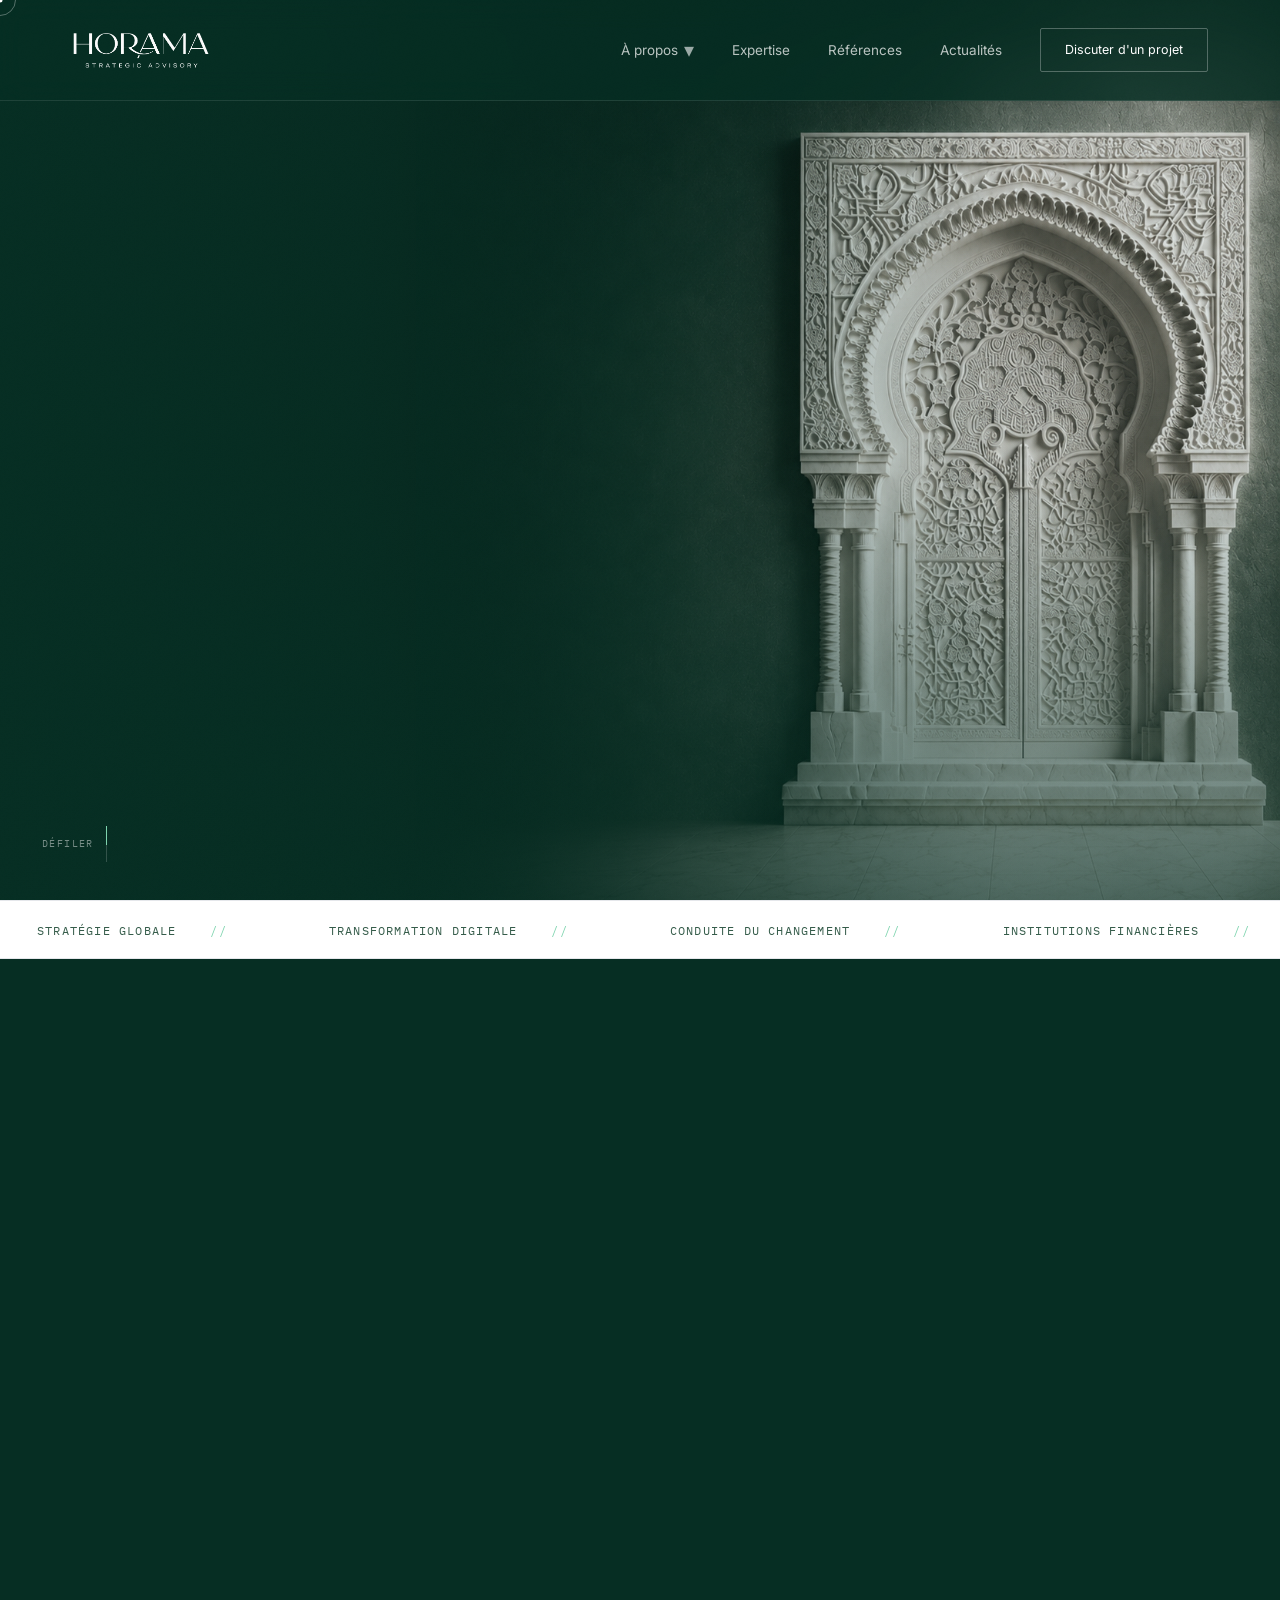
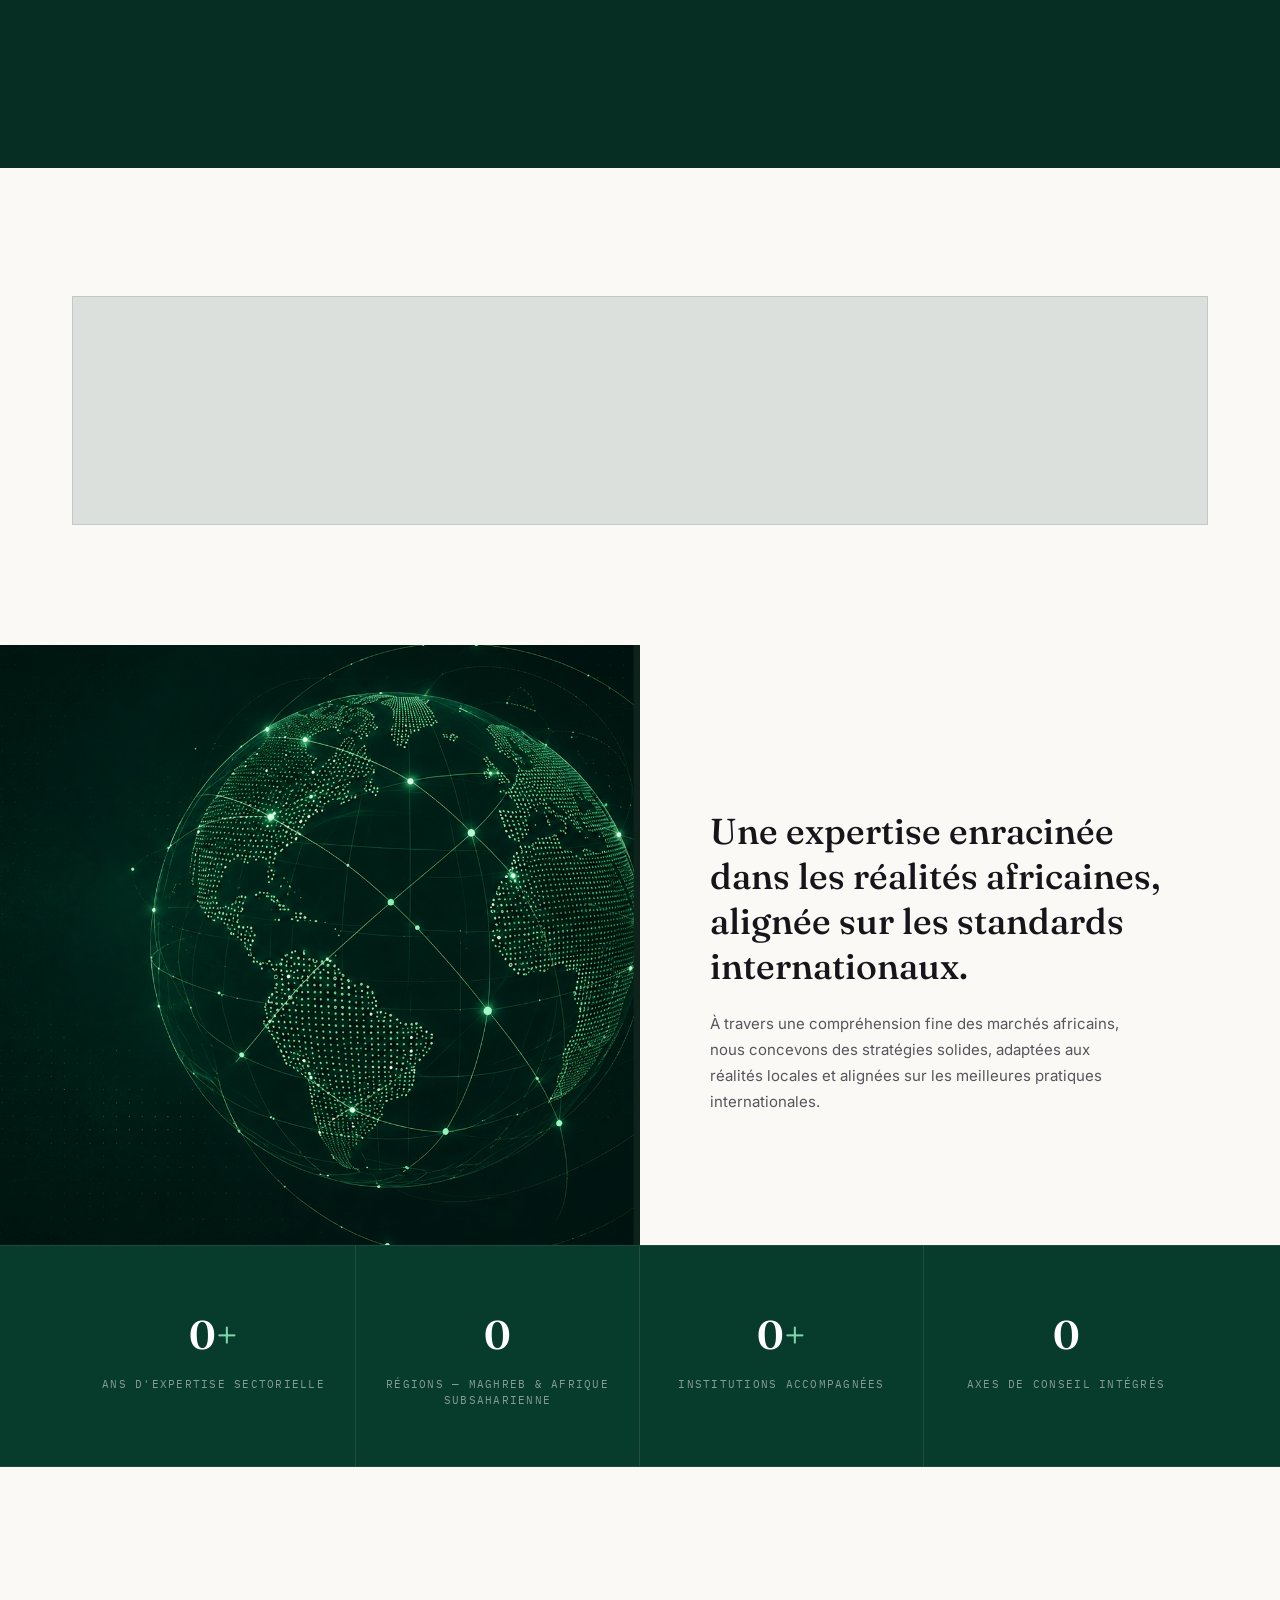
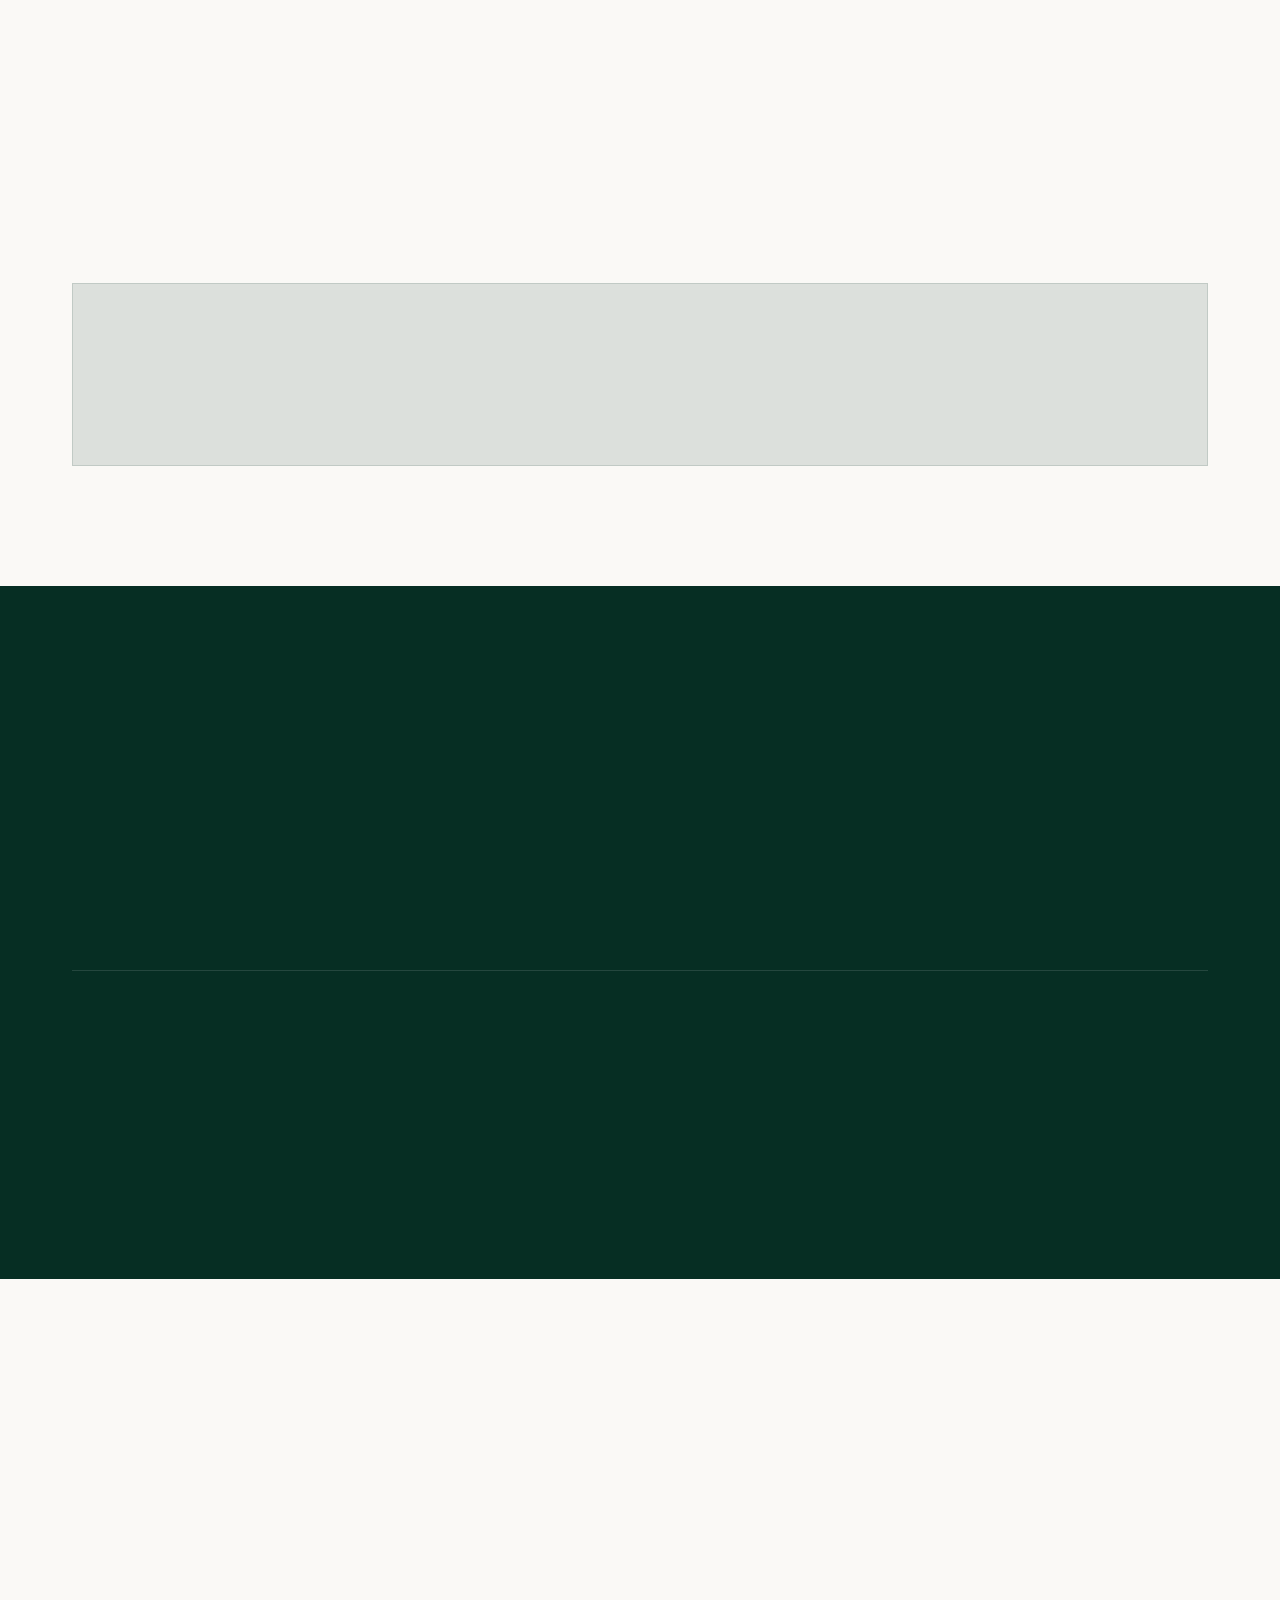
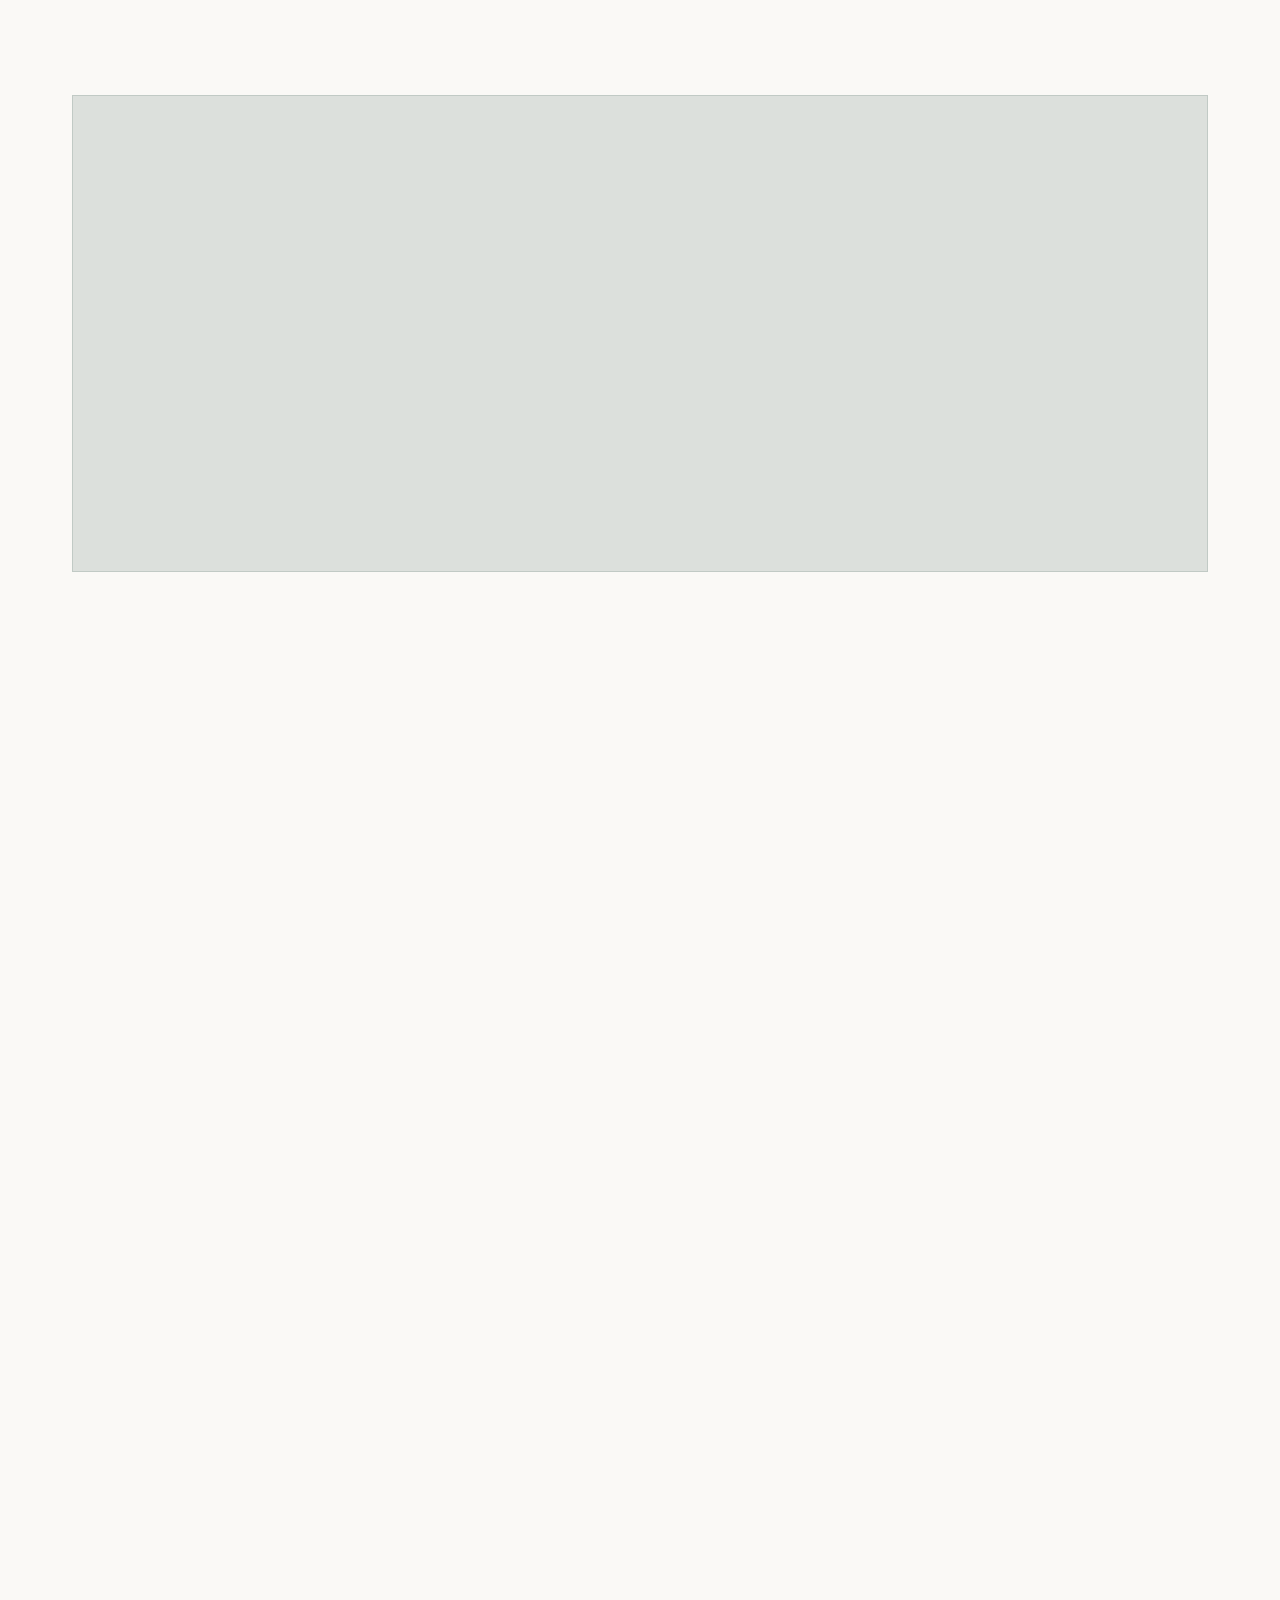
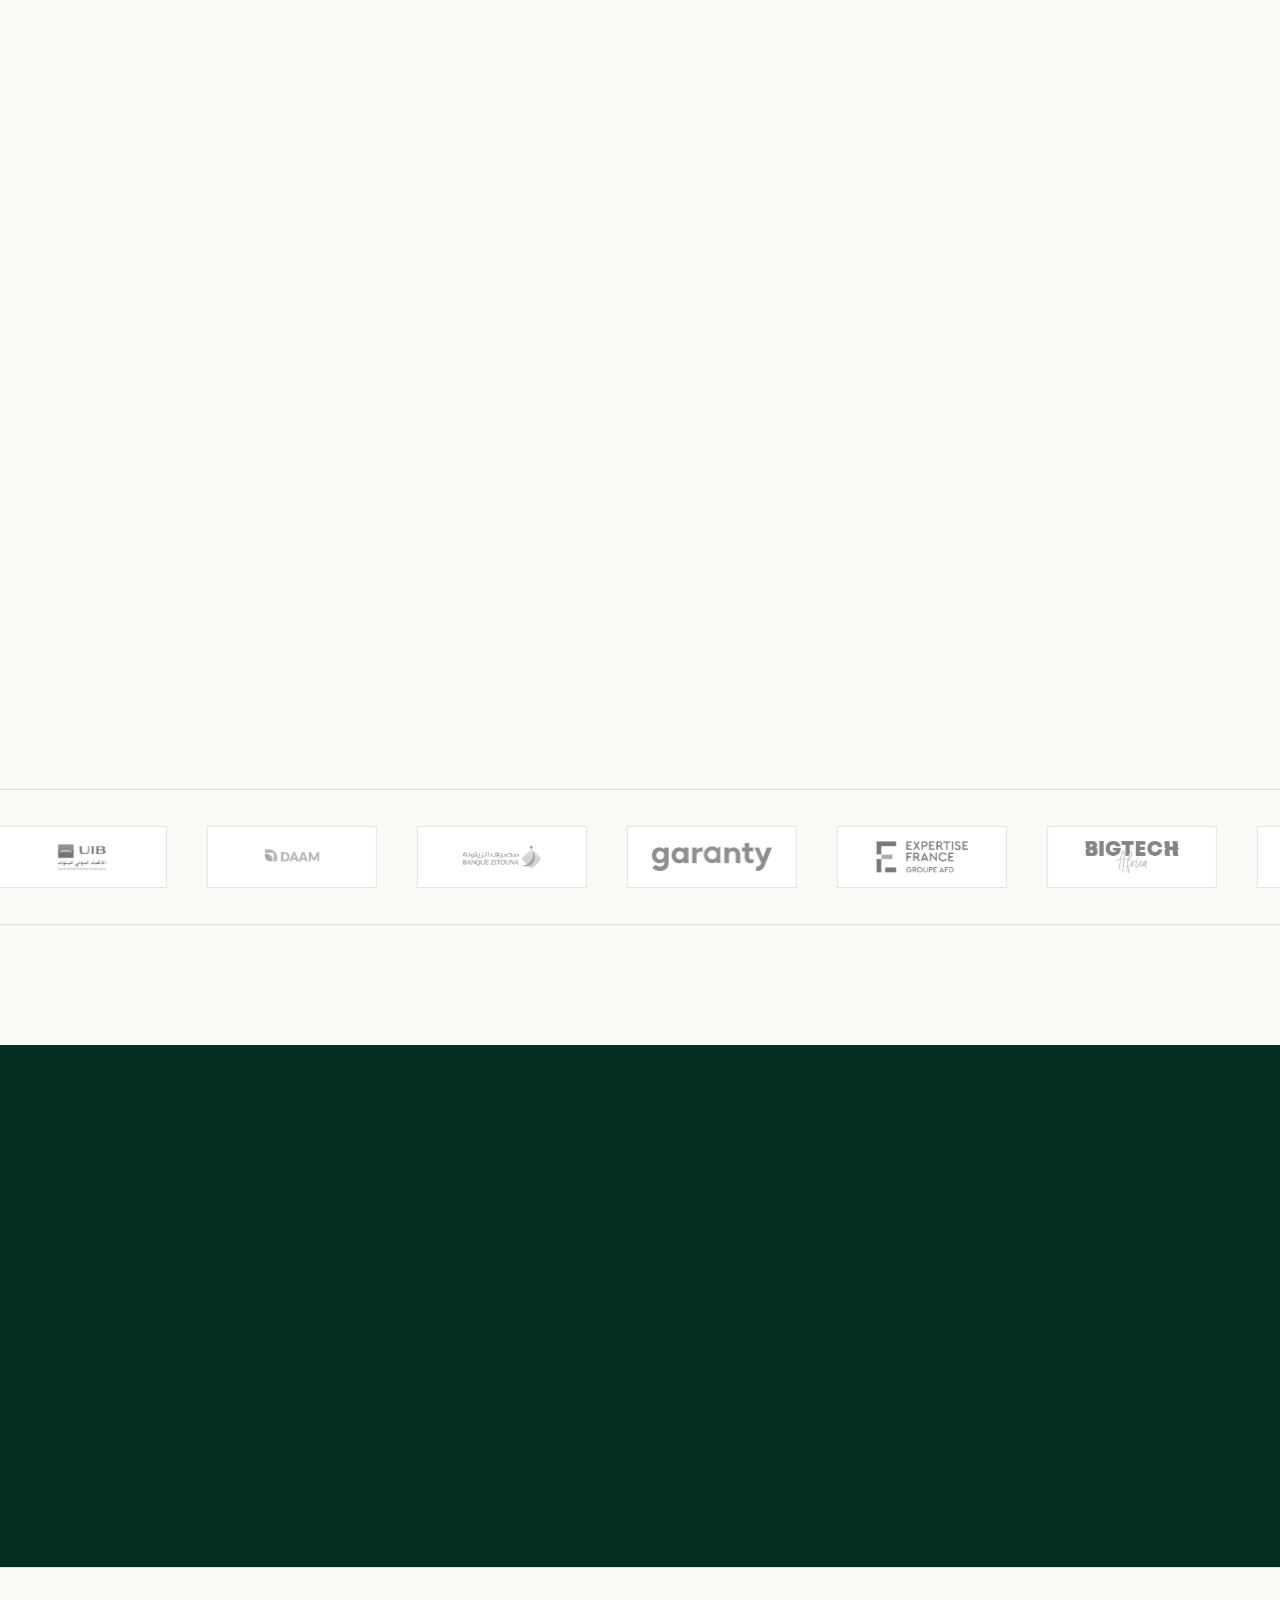
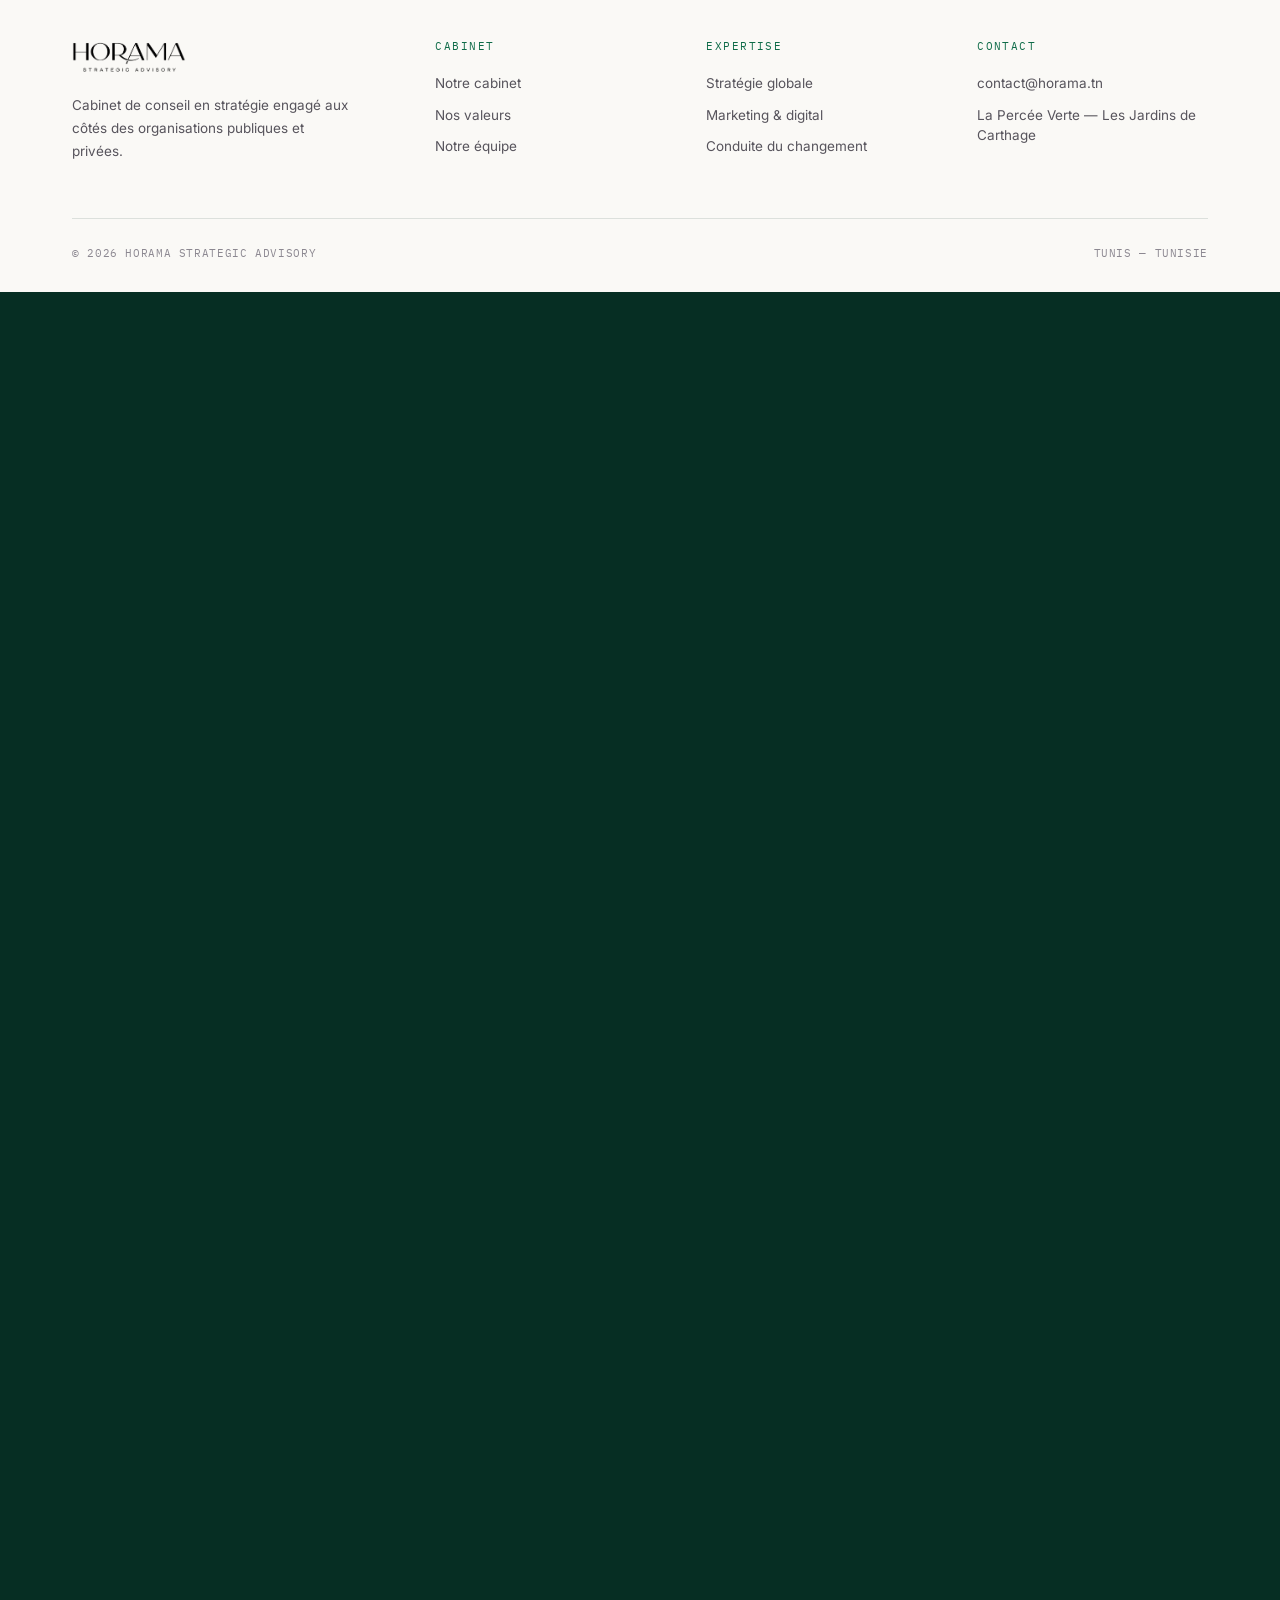
<file: index.html>
<!DOCTYPE html>
<html lang="fr">
<head>
  <meta charset="utf-8">
  <meta http-equiv="refresh" content="0; url=/main/">
  <link rel="canonical" href="https://horama.tn/main/">
  <title>Horama</title>
</head>
<body>
  <a href="/main/">Horama</a>
</body>
</html>
</file>
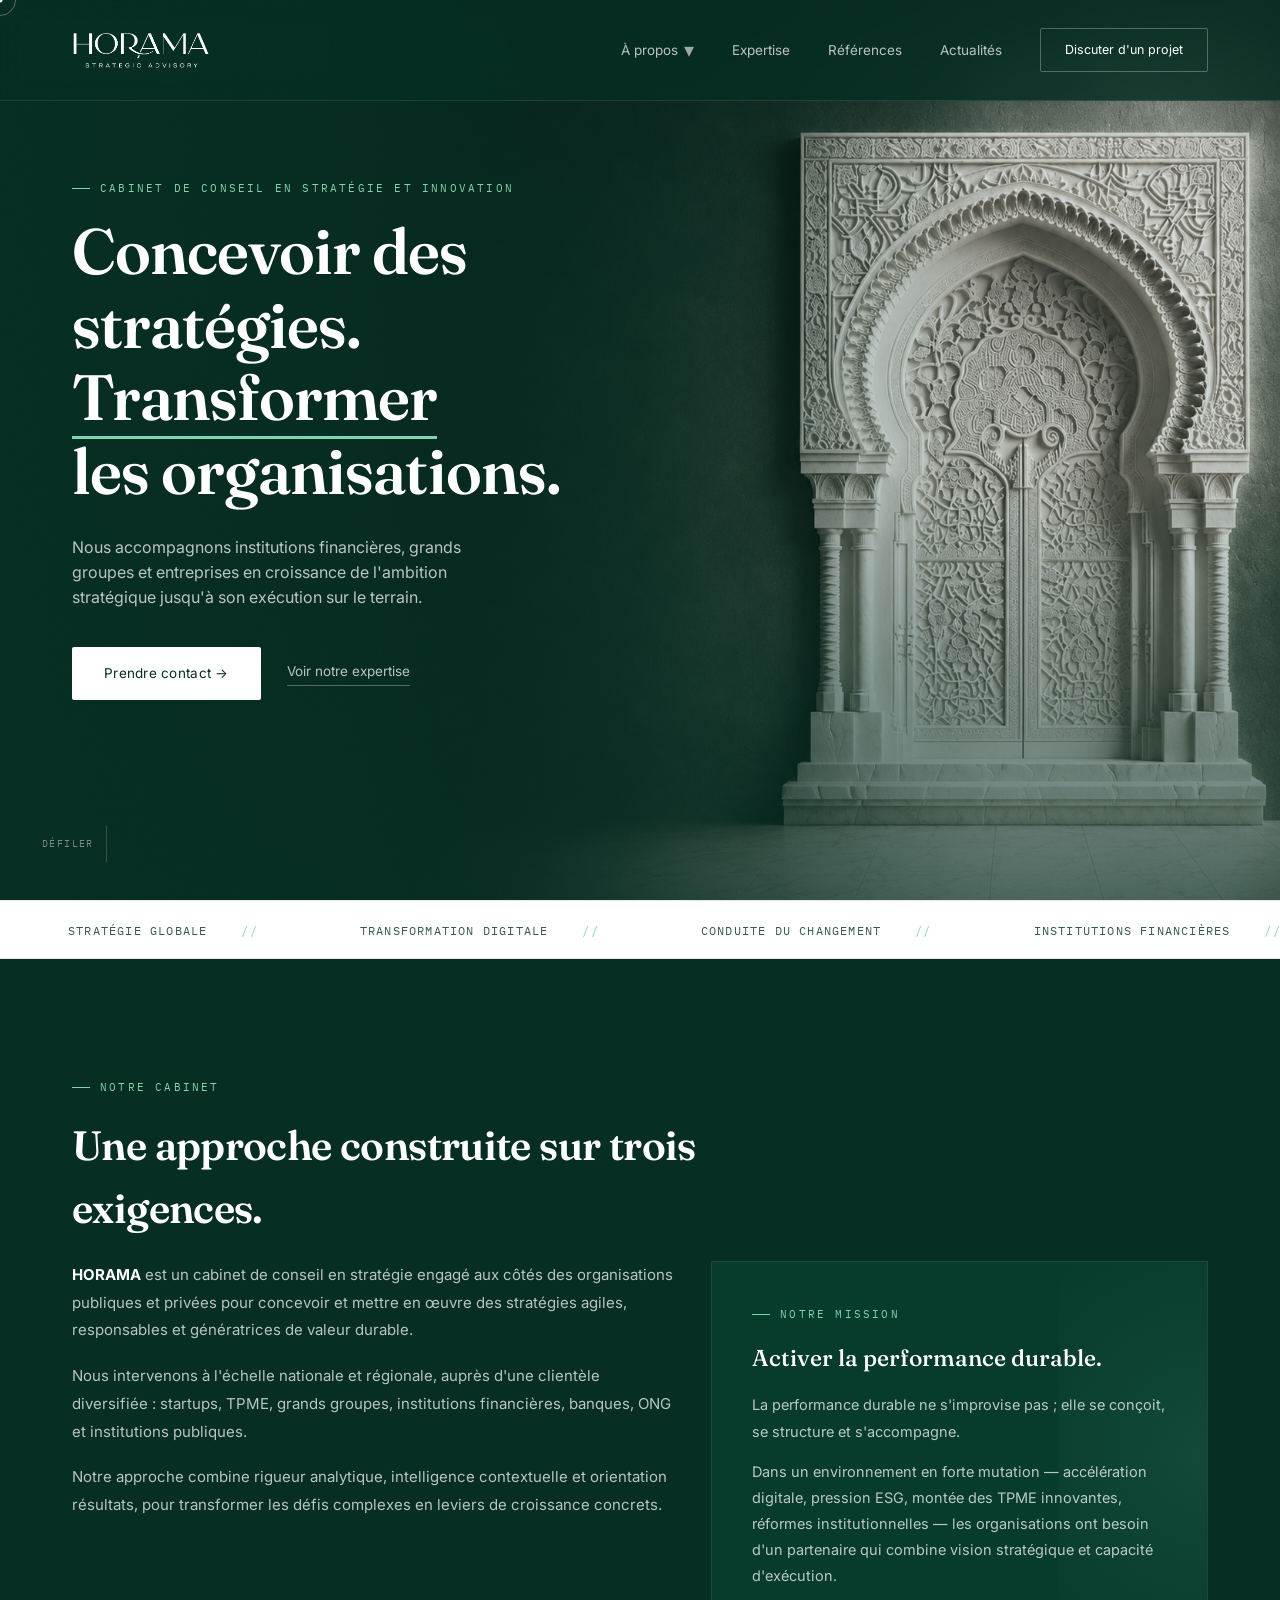
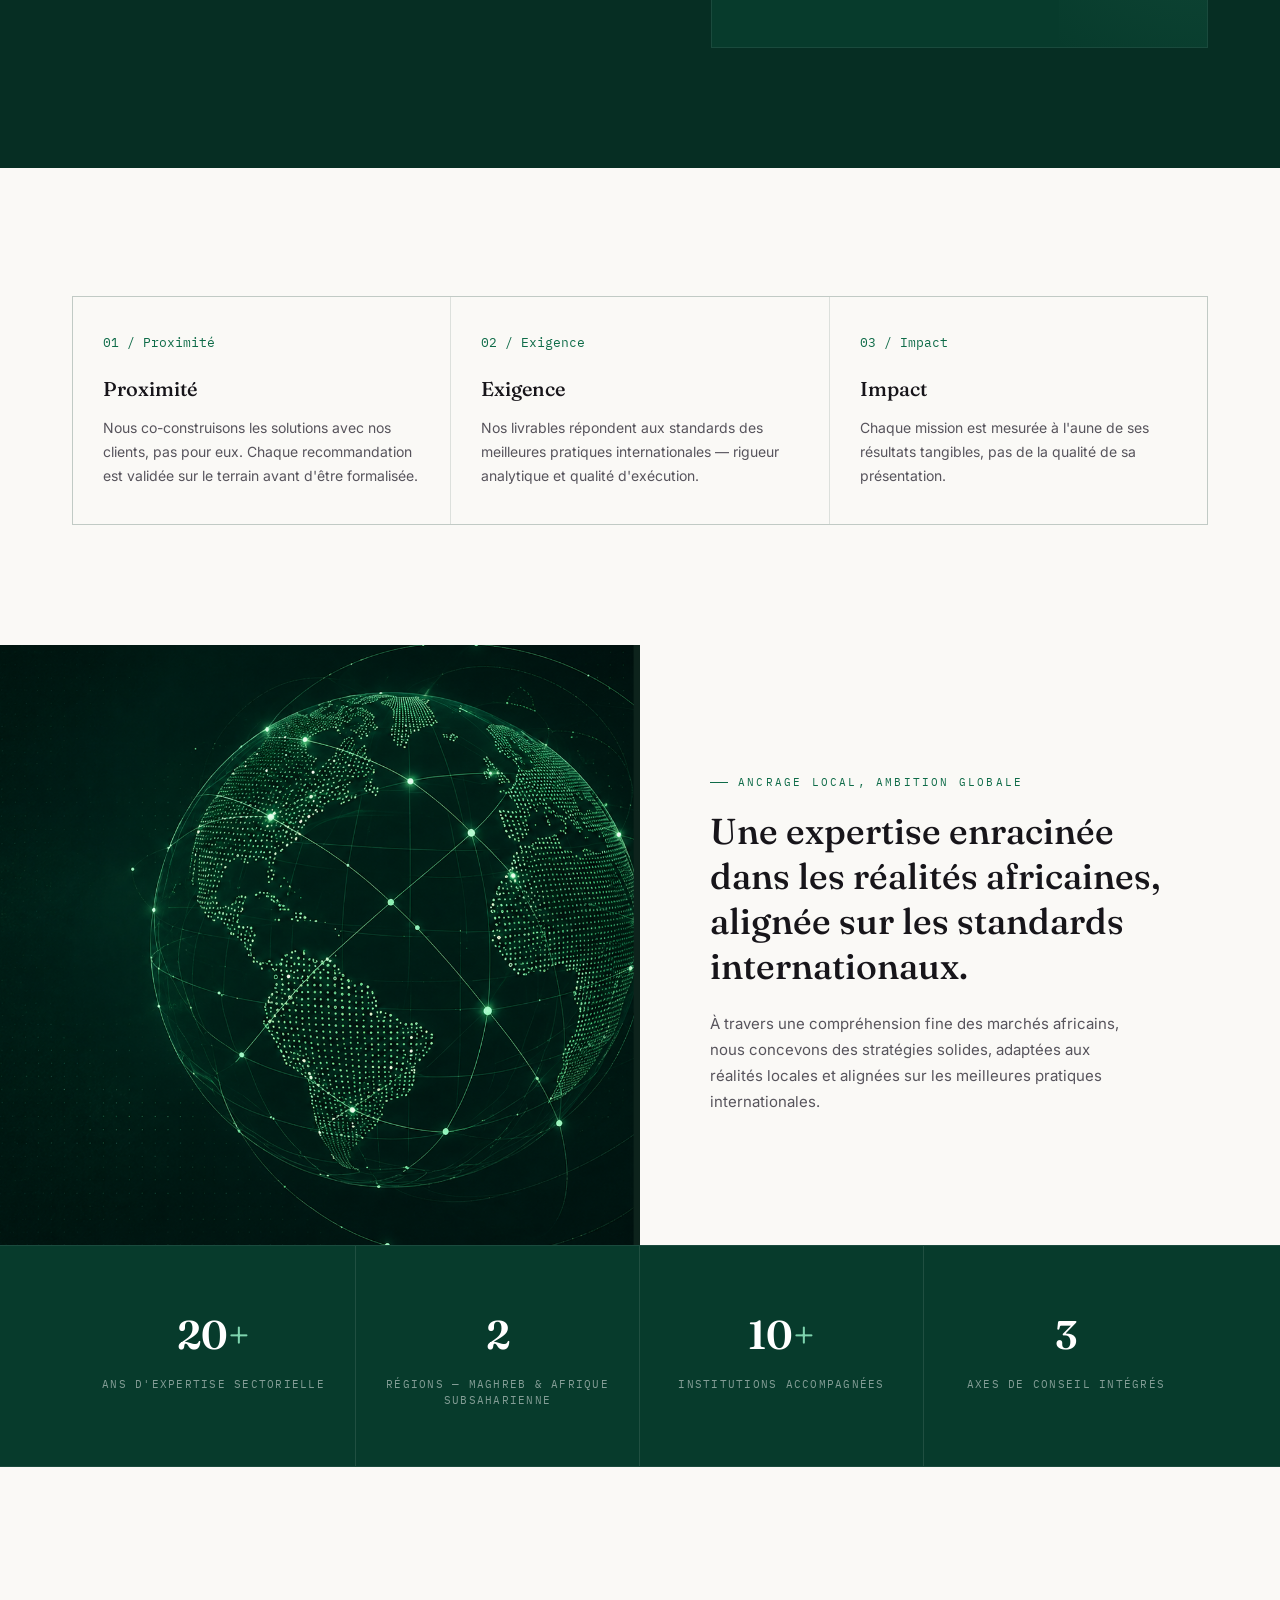
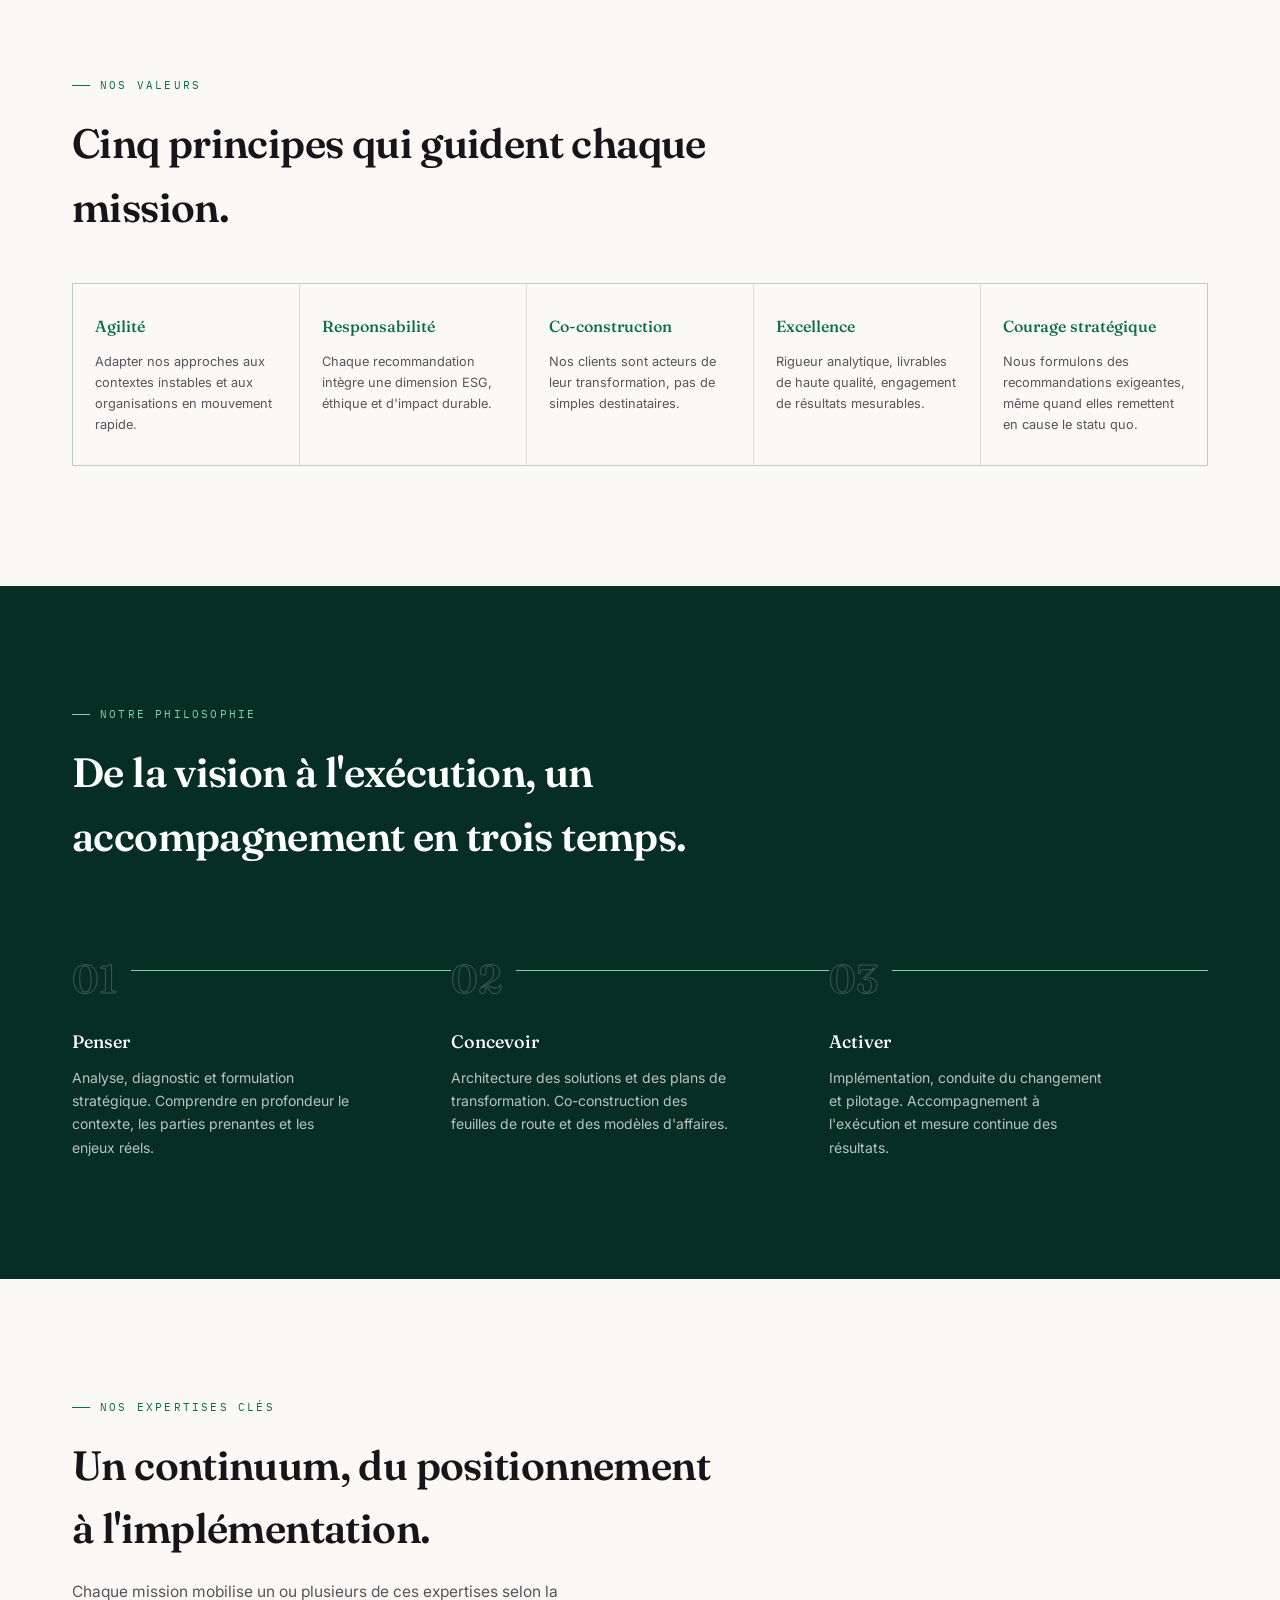
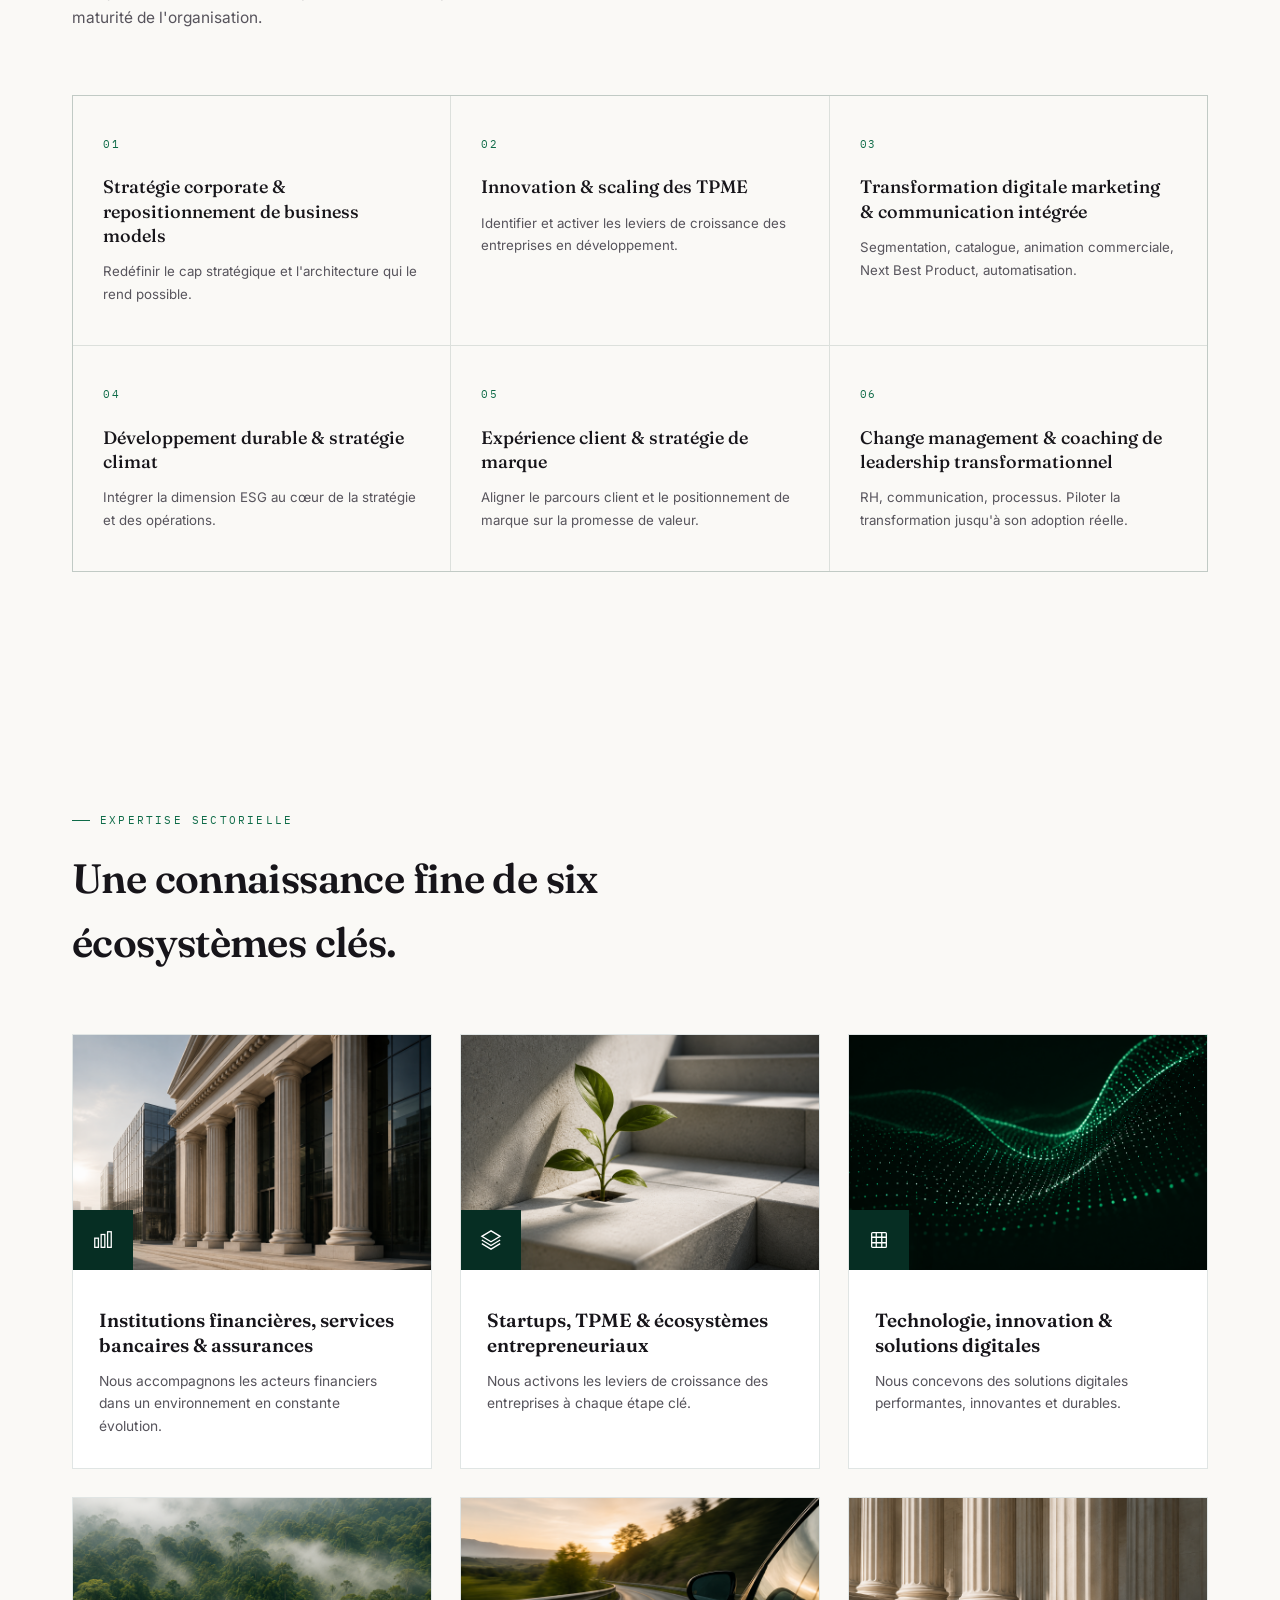
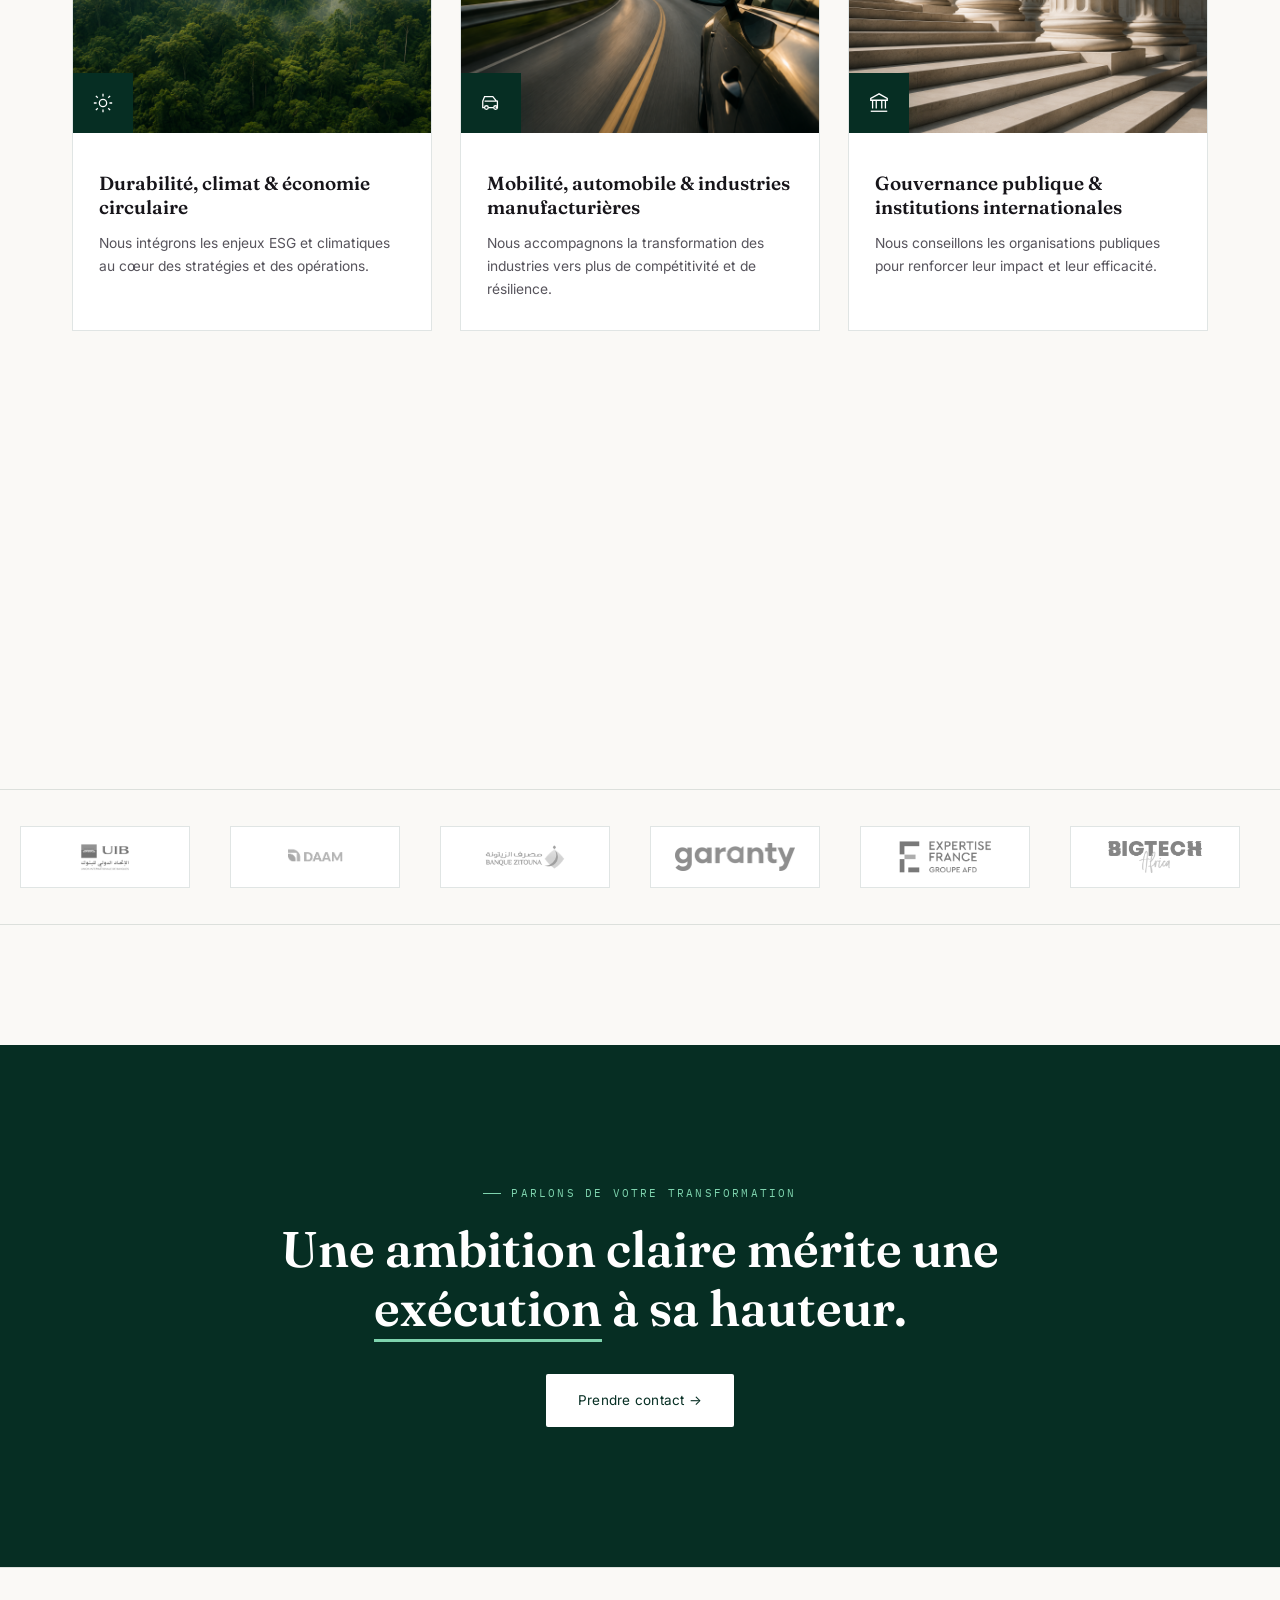
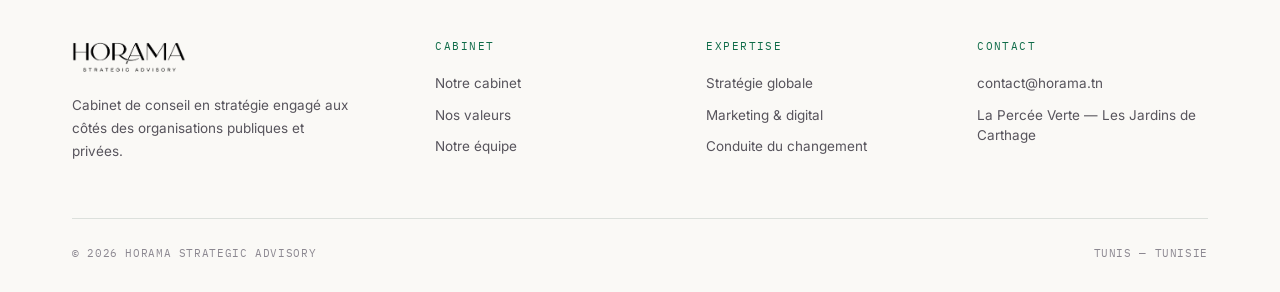
<file: main/index.html>
<!DOCTYPE html>
<html lang="fr">
<head>
<meta charset="UTF-8">
<meta name="viewport" content="width=device-width, initial-scale=1.0">
<title>HORAMA — Strategic Advisory</title>
<link rel="preconnect" href="https://fonts.googleapis.com">
<link href="https://fonts.googleapis.com/css2?family=Fraunces:ital,opsz,wght@0,9..144,400;0,9..144,500;0,9..144,600;1,9..144,500&family=Inter:wght@300;400;500;600&family=IBM+Plex+Mono:wght@400;500&display=swap" rel="stylesheet">
<link rel="stylesheet" href="style.css">
</head>
<body>

<div class="bg-grid"></div>
<div id="mouse-glow"></div>
<div class="grain"></div>
<div id="cursor-ring"></div>
<div id="cursor-dot"></div>

<header id="site-header">
  <nav class="wrap">
    <a href="../main/index.html" class="logo"><img src="../assets/images/logo.png" alt="HORAMA Strategic Advisory"></a>
    <div class="navlinks" id="navlinks">

      <div class="nav-dropdown">
        <a href="../main/index.html#cabinet" class="nav-parent">
          À propos
          <span class="dropdown-arrow">▾</span>
        </a>

        <div class="dropdown-menu">
          <a href="../main/index.html#cabinet">Notre histoire</a>
          <a href="../main/index.html#valeurs">Nos valeurs</a>
          <a href="../main/index.html#philosophie">Notre philosophie</a>
          <a href="../main/index.html#ancrage">Ancrage local</a>
        </div>
      </div>

      <a href="../main/index.html#expertise">Expertise</a>
      <a href="../main/index.html#references">Références</a>
      <a href="../news/actualites.html" data-cursor>Actualités</a>
      <a href="../contact-page/contact-5.html" class="cta">Discuter d'un projet</a>

    </div>

    <button class="menu-toggle" id="menu-toggle" aria-label="Ouvrir le menu" aria-expanded="false" aria-controls="navlinks">
      <span></span><span></span><span></span>
    </button>
  </nav>
</header>
<div class="nav-backdrop" id="nav-backdrop"></div>

<section class="hero" id="hero">
  <div class="wrap hero-inner">
    <div class="eyebrow reveal">Cabinet de conseil en stratégie et innovation</div>
    <h1>
      <span class="line"><span>Concevoir des</span></span>
      <span class="line"><span>stratégies. <em>Transformer</em></span></span>
      <span class="line"><span>les organisations.</span></span>
    </h1>
    <p class="lead">Nous accompagnons institutions financières, grands groupes et entreprises en croissance de l'ambition stratégique jusqu'à son exécution sur le terrain.</p>
    <div class="hero-actions">
      <a href="../contact-page/contact-5.html" class="btn-primary" data-cursor>
        <span>Prendre contact →</span>
      </a>
    
      <a href="../main/index.html#expertise" class="btn-ghost" data-cursor>
        Voir notre expertise
      </a>
    </div>
  </div>
  <div class="scroll-cue"><span>Défiler</span><div class="bar"></div></div>
</section>

<div class="ticker-strip">
  <div class="ticker-track">
    <span><span>Stratégie globale</span><span>Transformation digitale</span><span>Conduite du changement</span><span>Institutions financières</span><span>Maghreb &amp; Afrique subsaharienne</span></span>
    <span><span>Stratégie globale</span><span>Transformation digitale</span><span>Conduite du changement</span><span>Institutions financières</span><span>Maghreb &amp; Afrique subsaharienne</span></span>
  </div>
</div>

<section id="cabinet">
  <div class="wrap">
    <div class="eyebrow reveal">Notre cabinet</div>
    <h2 class="title reveal">Une approche construite sur trois exigences.</h2>

    <div class="cabinet-top">
      <div class="cabinet-copy reveal">
        <p><strong>HORAMA</strong> est un cabinet de conseil en stratégie engagé aux côtés des organisations publiques et privées pour concevoir et mettre en œuvre des stratégies agiles, responsables et génératrices de valeur durable.</p>
        <p>Nous intervenons à l'échelle nationale et régionale, auprès d'une clientèle diversifiée : startups, TPME, grands groupes, institutions financières, banques, ONG et institutions publiques.</p>
        <p>Notre approche combine rigueur analytique, intelligence contextuelle et orientation résultats, pour transformer les défis complexes en leviers de croissance concrets.</p>
      </div>
      <div class="mission-box reveal">
        <div class="eyebrow">Notre mission</div>
        <h3>Activer la performance durable.</h3>
        <p>La performance durable ne s'improvise pas ; elle se conçoit, se structure et s'accompagne.</p>
        <p>Dans un environnement en forte mutation — accélération digitale, pression ESG, montée des TPME innovantes, réformes institutionnelles — les organisations ont besoin d'un partenaire qui combine vision stratégique et capacité d'exécution.</p>
      </div>
    </div>
  </div>
</section>

<section class="section-light">
  <div class="wrap">
    <div class="traits reveal-stagger">
      <div class="trait" data-cursor>
        <span class="num">01 / Proximité</span>
        <h3>Proximité</h3>
        <p>Nous co-construisons les solutions avec nos clients, pas pour eux. Chaque recommandation est validée sur le terrain avant d'être formalisée.</p>
      </div>
      <div class="trait" data-cursor>
        <span class="num">02 / Exigence</span>
        <h3>Exigence</h3>
        <p>Nos livrables répondent aux standards des meilleures pratiques internationales — rigueur analytique et qualité d'exécution.</p>
      </div>
      <div class="trait" data-cursor>
        <span class="num">03 / Impact</span>
        <h3>Impact</h3>
        <p>Chaque mission est mesurée à l'aune de ses résultats tangibles, pas de la qualité de sa présentation.</p>
      </div>
    </div>
  </section>
  <section class="arch-showcase section-light" id="ancrage">
    <div class="arch-grid">
  
      <div class="arch-visual map-visual">
        <img src="../assets/images/globe.png" alt="Carte de l'Afrique">
      </div>
  
      <div class="arch-copy">
        <div class="eyebrow reveal">Ancrage local, ambition globale</div>
  
        <h2>
          Une expertise enracinée dans les réalités africaines,
          alignée sur les standards internationaux.
        </h2>
  
        <p>
          À travers une compréhension fine des marchés africains, nous concevons des stratégies solides, adaptées aux réalités locales et alignées sur les meilleures pratiques internationales.
        </p>
      </div>
  
    </div>
  </section>
  
  <div class="stats-wrap">
    <div class="wrap stats">
      <div class="stat"><div class="n" data-count="20"><span class="val">0</span><span class="suffix">+</span></div><div class="l">Ans d'expertise sectorielle</div></div>
      <div class="stat"><div class="n" data-count="2"><span class="val">0</span></div><div class="l">Régions — Maghreb &amp; Afrique subsaharienne</div></div>
      <div class="stat"><div class="n" data-count="10"><span class="val">0</span><span class="suffix">+</span></div><div class="l">Institutions accompagnées</div></div>
      <div class="stat"><div class="n" data-count="3"><span class="val">0</span></div><div class="l">Axes de conseil intégrés</div></div>
    </div>
  </div>

<section class="section-light" id="valeurs">
  <div class="wrap">
    <div class="values-heading">
      <div class="eyebrow reveal">Nos valeurs</div>
      <h2 class="title reveal">Cinq principes qui guident chaque mission.</h2>
    </div>
    <div class="values-grid reveal-stagger">
      <div class="value-card" data-cursor><h4>Agilité</h4><p>Adapter nos approches aux contextes instables et aux organisations en mouvement rapide.</p></div>
      <div class="value-card" data-cursor><h4>Responsabilité</h4><p>Chaque recommandation intègre une dimension ESG, éthique et d'impact durable.</p></div>
      <div class="value-card" data-cursor><h4>Co-construction</h4><p>Nos clients sont acteurs de leur transformation, pas de simples destinataires.</p></div>
      <div class="value-card" data-cursor><h4>Excellence</h4><p>Rigueur analytique, livrables de haute qualité, engagement de résultats mesurables.</p></div>
      <div class="value-card" data-cursor><h4>Courage stratégique</h4><p>Nous formulons des recommandations exigeantes, même quand elles remettent en cause le statu quo.</p></div>
    </div>
  </div>
</section>

<section id="philosophie">
  <div class="wrap">
    <div class="eyebrow reveal">Notre philosophie</div>
    <h2 class="title reveal">De la vision à l'exécution, un accompagnement en trois temps.</h2>
    <div class="philo">
      <div class="philo-line"></div>
      <div class="philo-step reveal"><span class="roman">01</span><h4>Penser</h4><p>Analyse, diagnostic et formulation stratégique. Comprendre en profondeur le contexte, les parties prenantes et les enjeux réels.</p></div>
      <div class="philo-step reveal"><span class="roman">02</span><h4>Concevoir</h4><p>Architecture des solutions et des plans de transformation. Co-construction des feuilles de route et des modèles d'affaires.</p></div>
      <div class="philo-step reveal"><span class="roman">03</span><h4>Activer</h4><p>Implémentation, conduite du changement et pilotage. Accompagnement à l'exécution et mesure continue des résultats.</p></div>
    </div>
  </div>
</section>

<section id="expertise" class="section-light">
  <div class="wrap">
    <div class="eyebrow reveal">Nos expertises clés</div>
    <h2 class="title reveal">Un continuum, du positionnement à l'implémentation.</h2>
    <p class="subtitle reveal">Chaque mission mobilise un ou plusieurs de ces expertises selon la maturité de l'organisation.</p>
    <div class="expertise reveal-stagger">
      <div class="exp-card" data-cursor><span class="exp-index">01</span><h3>Stratégie corporate &amp; repositionnement de business models</h3><p>Redéfinir le cap stratégique et l'architecture qui le rend possible.</p></div>
      <div class="exp-card" data-cursor><span class="exp-index">02</span><h3>Innovation &amp; scaling des TPME</h3><p>Identifier et activer les leviers de croissance des entreprises en développement.</p></div>
      <div class="exp-card" data-cursor><span class="exp-index">03</span><h3>Transformation digitale marketing &amp; communication intégrée</h3><p>Segmentation, catalogue, animation commerciale, Next Best Product, automatisation.</p></div>
      <div class="exp-card" data-cursor><span class="exp-index">04</span><h3>Développement durable &amp; stratégie climat</h3><p>Intégrer la dimension ESG au cœur de la stratégie et des opérations.</p></div>
      <div class="exp-card" data-cursor><span class="exp-index">05</span><h3>Expérience client &amp; stratégie de marque</h3><p>Aligner le parcours client et le positionnement de marque sur la promesse de valeur.</p></div>
      <div class="exp-card" data-cursor><span class="exp-index">06</span><h3>Change management &amp; coaching de leadership transformationnel</h3><p>RH, communication, processus. Piloter la transformation jusqu'à son adoption réelle.</p></div>
    </div>
  </div>
</section>


<section class="section-light">
  <div class="wrap">
    <div class="eyebrow reveal">Expertise sectorielle</div>
    <h2 class="title reveal">Une connaissance fine de six écosystèmes clés.</h2>
    <div class="secteurs-grid reveal-stagger">
      <div class="secteur-card" data-cursor>
        <div class="secteur-photo">
          <img src="../assets/images/institutions.png" alt="Institutions financières">
          <div class="secteur-icon"><svg viewBox="0 0 24 24"><rect x="3" y="10" width="4" height="10"/><rect x="10" y="6" width="4" height="14"/><rect x="17" y="3" width="4" height="17"/></svg></div>
        </div>
        <div class="secteur-text">
          <h4>Institutions financières, services bancaires &amp; assurances</h4>
          <p>Nous accompagnons les acteurs financiers dans un environnement en constante évolution.</p>
        </div>
      </div>
      <div class="secteur-card" data-cursor>
        <div class="secteur-photo">
          <img src="../assets/images/startups.png" alt="Startups, TPME et écosystèmes entrepreneuriaux">
          <div class="secteur-icon"><svg viewBox="0 0 24 24"><path d="M12 2L2 8l10 6 10-6-10-6z"/><path d="M2 16l10 6 10-6"/><path d="M2 12l10 6 10-6"/></svg></div>
        </div>
        <div class="secteur-text">
          <h4>Startups, TPME &amp; écosystèmes entrepreneuriaux</h4>
          <p>Nous activons les leviers de croissance des entreprises à chaque étape clé.</p>
        </div>
      </div>
      <div class="secteur-card" data-cursor>
        <div class="secteur-photo">
          <img src="../assets/images/technologie.png" alt="Technologie, innovation et solutions digitales">
          <div class="secteur-icon"><svg viewBox="0 0 24 24"><rect x="4" y="4" width="16" height="16" rx="1"/><path d="M9 4v16M15 4v16M4 9h16M4 15h16"/></svg></div>
        </div>
        <div class="secteur-text">
          <h4>Technologie, innovation &amp; solutions digitales</h4>
          <p>Nous concevons des solutions digitales performantes, innovantes et durables.</p>
        </div>
      </div>
      <div class="secteur-card" data-cursor>
        <div class="secteur-photo">
          <img src="../assets/images/durabilite.png" alt="Durabilité, climat et économie circulaire">
          <div class="secteur-icon"><svg viewBox="0 0 24 24"><circle cx="12" cy="12" r="4"/><path d="M12 2v3M12 19v3M4.2 4.2l2.1 2.1M17.7 17.7l2.1 2.1M2 12h3M19 12h3M4.2 19.8l2.1-2.1M17.7 6.3l2.1-2.1"/></svg></div>
        </div>
        <div class="secteur-text">
          <h4>Durabilité, climat &amp; économie circulaire</h4>
          <p>Nous intégrons les enjeux ESG et climatiques au cœur des stratégies et des opérations.</p>
        </div>
      </div>
      <div class="secteur-card" data-cursor>
        <div class="secteur-photo">
          <img src="../assets/images/mobilite.png" alt="Mobilité, automobile et industries manufacturières">
          <div class="secteur-icon"><svg viewBox="0 0 24 24"><circle cx="7" cy="17" r="2"/><circle cx="17" cy="17" r="2"/><path d="M5 17H3V10l2-5h9l4 5h1v7h-2M9 17h6M5 10h13"/></svg></div>
        </div>
        <div class="secteur-text">
          <h4>Mobilité, automobile &amp; industries manufacturières</h4>
          <p>Nous accompagnons la transformation des industries vers plus de compétitivité et de résilience.</p>
        </div>
      </div>
      <div class="secteur-card" data-cursor>
        <div class="secteur-photo">
          <img src="../assets/images/gouvernance.png" alt="Gouvernance publique et institutions internationales">
          <div class="secteur-icon"><svg viewBox="0 0 24 24"><path d="M12 2L3 7v2h18V7l-9-5z"/><path d="M5 9v9M9 9v9M15 9v9M19 9v9"/><path d="M3 21h18"/></svg></div>
        </div>
        <div class="secteur-text">
          <h4>Gouvernance publique &amp; institutions internationales</h4>
          <p>Nous conseillons les organisations publiques pour renforcer leur impact et leur efficacité.</p>
        </div>
      </div>
    </div>
    </div>
  </div>
</section>

<section id="references" class="section-light">
  <div class="wrap">
    <div class="eyebrow reveal">Ils nous font confiance</div>
    <h2 class="title reveal">Institutions financières, PME et grands groupes.</h2>
  </div>
  <div class="refs-marquee">
    <div class="refs-track">
      <div class="refs-logo"><img src="../assets/images/logo-reference/UIB.png" alt="UIB"></div>
      <div class="refs-logo"><img src="../assets/images/logo-reference/DAAM.png" alt="DAAM"></div>
      <div class="refs-logo"><img src="../assets/images/logo-reference/Banque_Zitouna.png" alt="Banque Zitouna"></div>
      <div class="refs-logo"><img src="../assets/images/logo-reference/Garanty.png" alt="Garanty"></div>
      <div class="refs-logo"><img src="../assets/images/logo-reference/Expertise_France.png" alt="Expertise France"></div>
      <div class="refs-logo"><img src="../assets/images/logo-reference/BigTech_Africa.png" alt="BigTech Africa"></div>
      <div class="refs-logo"><img src="../assets/images/logo-reference/Nsija.png" alt="Nsija"></div>
      <div class="refs-logo"><img src="../assets/images/logo-reference/Konnect.png" alt="Konnect"></div>
      <div class="refs-logo"><img src="../assets/images/logo-reference/We_Pay.png" alt="WePay"></div>
      <!-- duplicated for seamless marquee loop -->
      <div class="refs-logo"><img src="../assets/images/logo-reference/UIB.png" alt="UIB"></div>
      <div class="refs-logo"><img src="../assets/images/logo-reference/DAAM.png" alt="DAAM"></div>
      <div class="refs-logo"><img src="../assets/images/logo-reference/Banque_Zitouna.png" alt="Banque Zitouna"></div>
      <div class="refs-logo"><img src="../assets/images/logo-reference/Garanty.png" alt="Garanty"></div>
      <div class="refs-logo"><img src="../assets/images/logo-reference/Expertise_France.png" alt="Expertise France"></div>
      <div class="refs-logo"><img src="../assets/images/logo-reference/BigTech_Africa.png" alt="BigTech Africa"></div>
      <div class="refs-logo"><img src="../assets/images/logo-reference/Nsija.png" alt="Nsija"></div>
      <div class="refs-logo"><img src="../assets/images/logo-reference/Konnect.png" alt="Konnect"></div>
      <div class="refs-logo"><img src="../assets/images/logo-reference/We_Pay.png" alt="WePay"></div>
    </div>
  </div>
</section>

<section class="cta-section">
  <div class="wrap">
    <div class="eyebrow reveal" style="justify-content:center;">Parlons de votre transformation</div>
    <h2 class="reveal">Une ambition claire mérite une <em>exécution</em> à sa hauteur.</h2>
    <a href="../contact-page/contact-5.html" class="btn-primary reveal" data-cursor><span>Prendre contact →</span></a>
  </div>
</section>

<footer id="contact" class="section-light">
  <div class="wrap">
    <div class="footer-grid">
      <div>
        <div class="logo"><img src="../assets/images/logo-dark.png" alt="HORAMA Strategic Advisory"></div>
        <p class="desc">Cabinet de conseil en stratégie engagé aux côtés des organisations publiques et privées.</p>
      </div>
      <div class="fcol"><h5>Cabinet</h5>
        <a href="#cabinet" data-cursor>Notre cabinet</a><a href="#valeurs" data-cursor>Nos valeurs</a><a href="../team-page/equipe-3.html" data-cursor>Notre équipe</a>
      </div>
      <div class="fcol"><h5>Expertise</h5>
        <a href="#expertise" data-cursor>Stratégie globale</a><a href="#expertise" data-cursor>Marketing &amp; digital</a><a href="#expertise" data-cursor>Conduite du changement</a>
      </div>
      <div class="fcol"><h5>Contact</h5>
        <p>contact@horama.tn</p><p>La Percée Verte — Les Jardins de Carthage</p>
      </div>
    </div>
    <div class="foot-bottom"><span>© 2026 HORAMA STRATEGIC ADVISORY</span><span>TUNIS — TUNISIE</span></div>
  </div>
</footer>

<script src="script.js"></script>
</body>
</html>
</file>
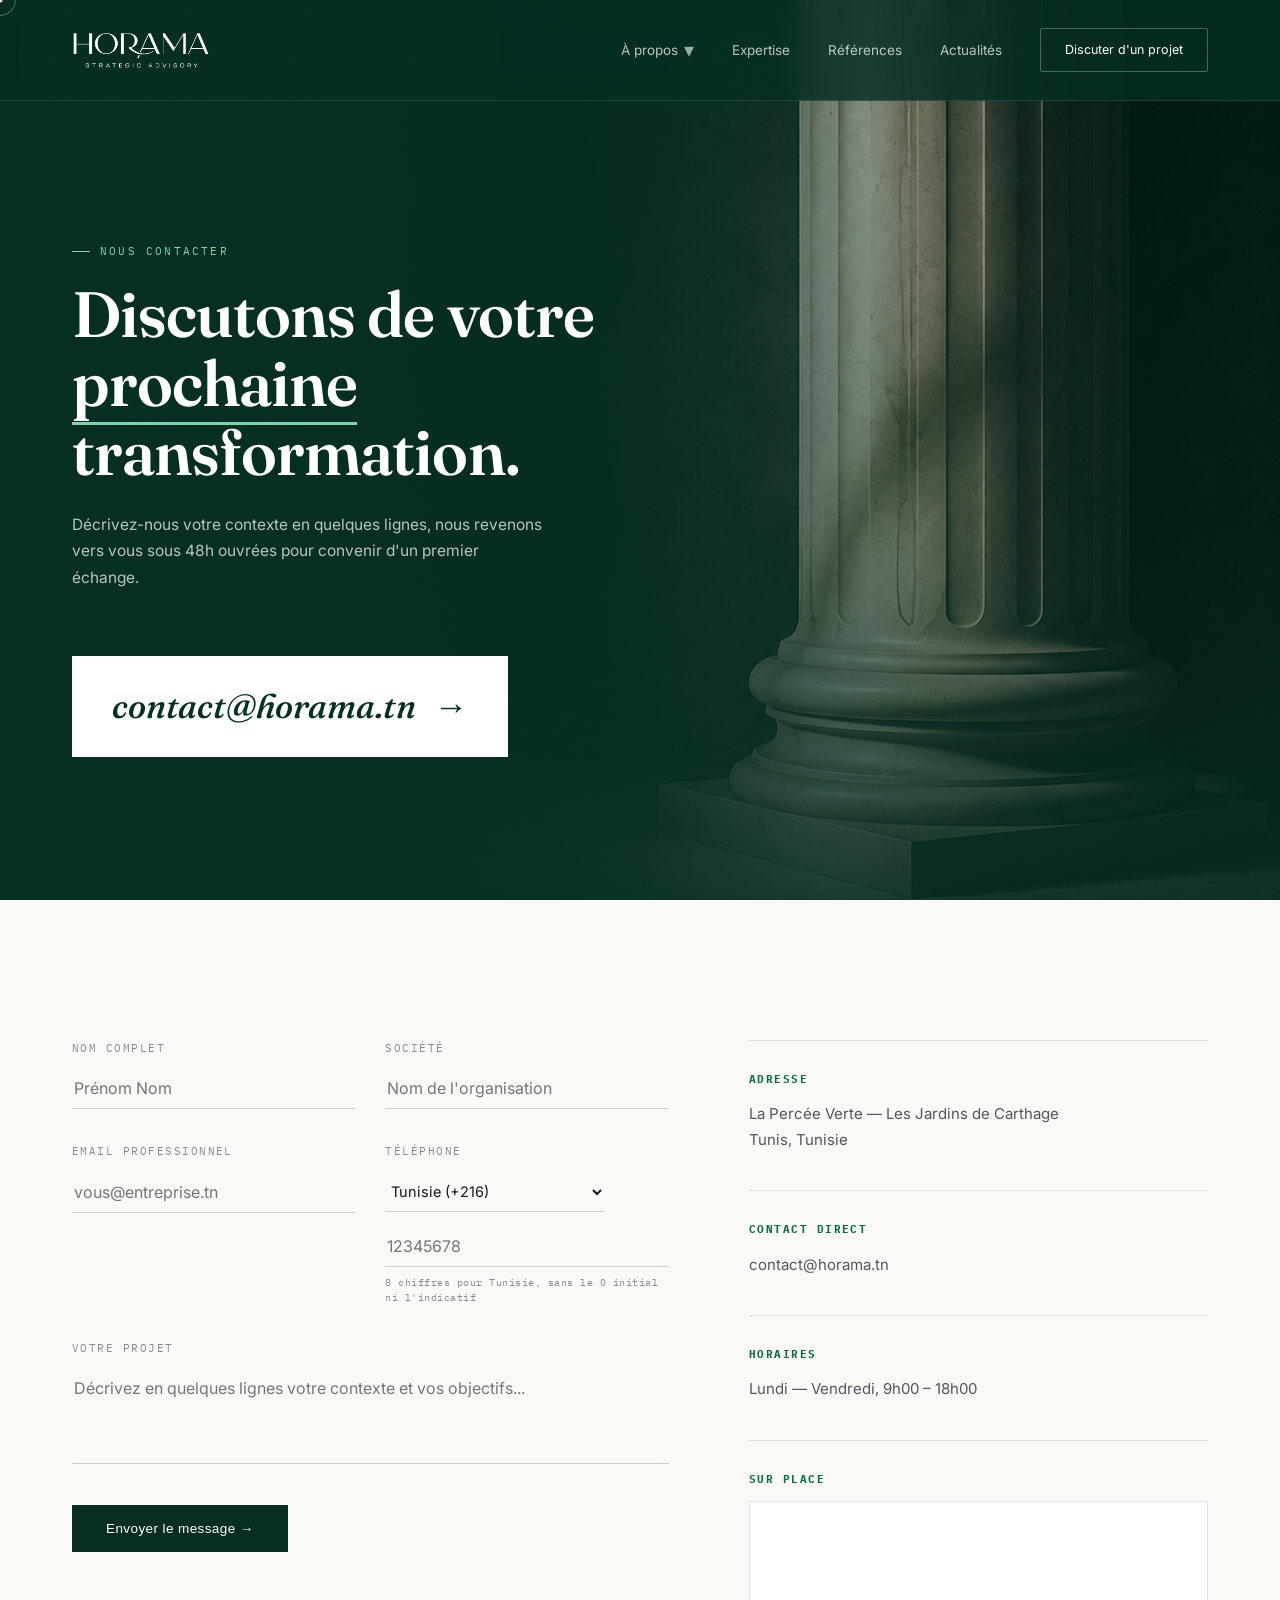
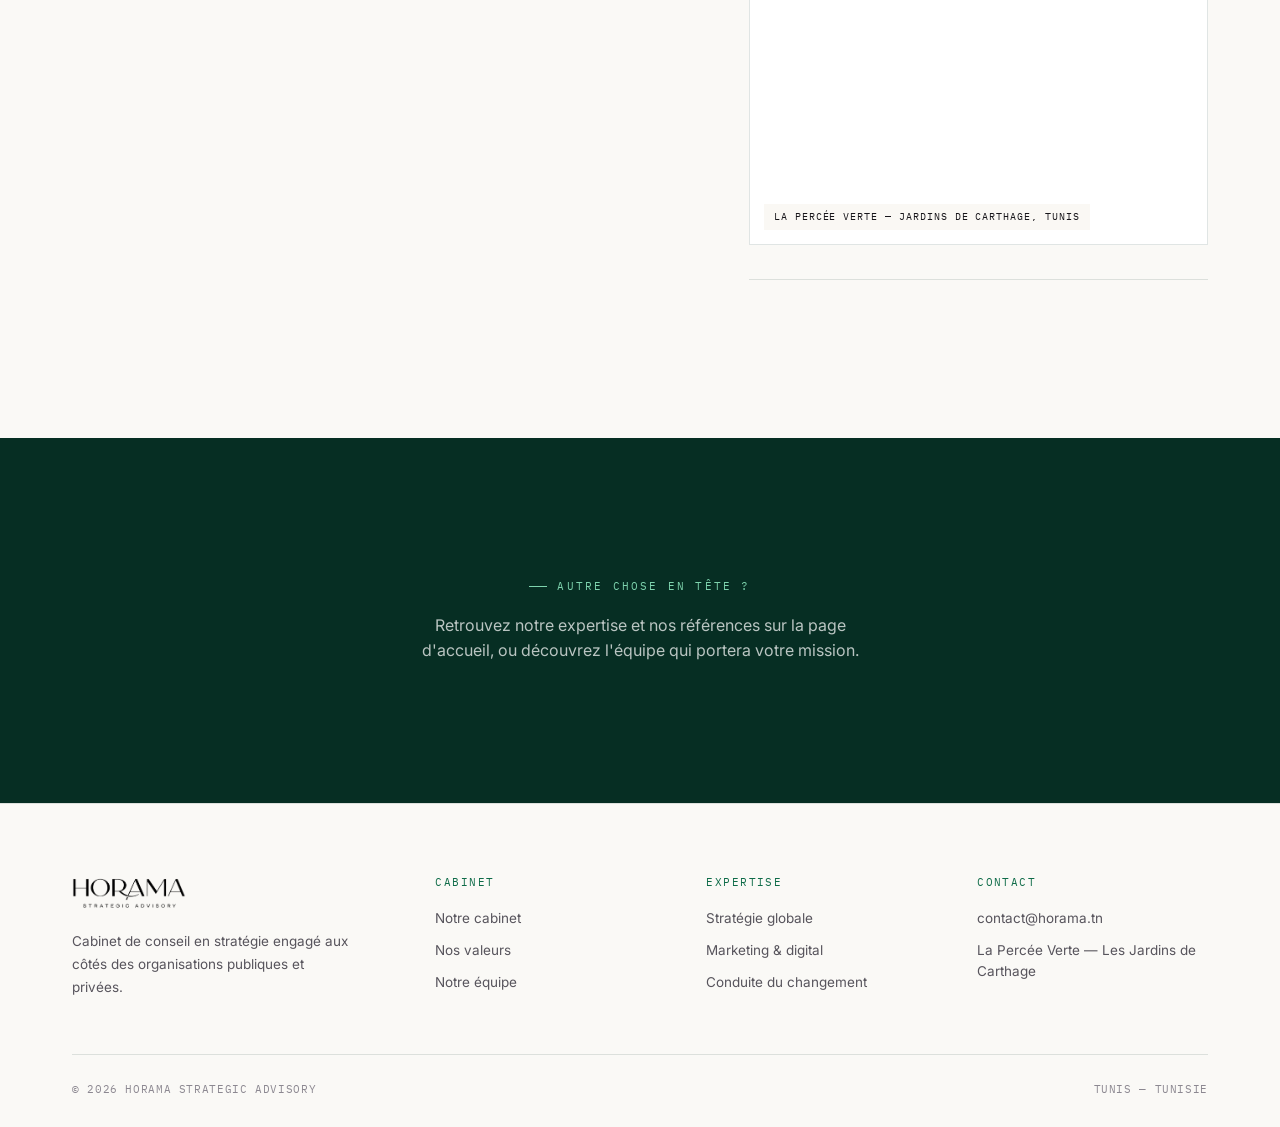
<file: contact-page/contact-5.html>
<!DOCTYPE html>
<html lang="fr">
<head>
<meta charset="UTF-8">
<meta name="viewport" content="width=device-width, initial-scale=1.0">
<title>HORAMA — Prendre contact</title>
<link rel="preconnect" href="https://fonts.googleapis.com">
<link href="https://fonts.googleapis.com/css2?family=Fraunces:ital,opsz,wght@0,9..144,400;0,9..144,500;0,9..144,600;1,9..144,500&family=Inter:wght@300;400;500;600&family=IBM+Plex+Mono:wght@400;500&display=swap" rel="stylesheet">
<link rel="stylesheet" href="contact-style.css">
</head>
<body>

<div class="bg-grid"></div>
<div id="mouse-glow"></div>
<div class="grain"></div>
<div id="cursor-ring"></div>
<div id="cursor-dot"></div>

<header id="site-header">
  <nav class="wrap">
    <a href="../main/index.html" class="logo"><img src="../assets/images/logo.png" alt="HORAMA Strategic Advisory"></a>
    <div class="navlinks" id="navlinks">

      <div class="nav-dropdown">
        <a href="../main/index.html#cabinet" class="nav-parent">
          À propos
          <span class="dropdown-arrow">▾</span>
        </a>

        <div class="dropdown-menu">
          <a href="../main/index.html#cabinet">Notre histoire</a>
          <a href="../main/index.html#valeurs">Nos valeurs</a>
          <a href="../main/index.html#philosophie">Notre philosophie</a>
          <a href="../main/index.html#ancrage">Ancrage local</a>
        </div>
      </div>

      <a href="../main/index.html#expertise">Expertise</a>
      <a href="../main/index.html#references">Références</a>
      <a href="../news/actualites.html" data-cursor>Actualités</a>
      <a href="../contact-page/contact-5.html" class="cta">Discuter d'un projet</a>

    </div>

    <button class="menu-toggle" id="menu-toggle" aria-label="Ouvrir le menu" aria-expanded="false" aria-controls="navlinks">
      <span></span><span></span><span></span>
    </button>
  </nav>
</header>
<div class="nav-backdrop" id="nav-backdrop"></div>

<section class="page-hero contact-hero">
  <div class="wrap contact-hero-wrap">
    <div class="contact-hero-content">
      <div class="eyebrow reveal">Nous contacter</div>

      <h1>
        Discutons de votre <em>prochaine</em><br>
        transformation.
      </h1>

      <p>
        Décrivez-nous votre contexte en quelques lignes, nous revenons vers vous
        sous 48h ouvrées pour convenir d'un premier échange.
      </p>

      <a href="mailto:contact@horama.tn" class="big-email contact-hero-email" data-cursor>
        <span class="fill"></span>
        <span class="txt">contact@horama.tn</span>
        <span class="arrow">→</span>
      </a>
    </div>
  </div>
</section>

<section class="section-light" id="formulaire">
  <div class="wrap">
    <div class="contact-grid">

      <div>
        <form id="contact-form" action="https://formspree.io/f/mgavbdln" method="POST">
          <div class="form-row">
            <div class="form-field">
              <label for="f-name">Nom complet</label>
              <input id="f-name" name="name" type="text" required placeholder="Prénom Nom">
            </div>
            <div class="form-field">
              <label for="f-company">Société</label>
              <input id="f-company" name="company" type="text" placeholder="Nom de l'organisation">
            </div>
          </div>
          <div class="form-row">
            <div class="form-field">
              <label for="f-email">Email professionnel</label>
              <input id="f-email" name="email" type="email" required placeholder="vous@entreprise.tn">
            </div>
            <div class="form-field">
              <label for="f-phone">Téléphone</label>
              <div class="phone-field">
                <select id="f-phone-code" name="phone_code" class="code-select" data-cursor></select>
                <input id="f-phone" name="phone_number" type="tel" inputmode="numeric" placeholder="12345678">
              </div>
              <span class="hint" id="phone-hint">8 chiffres, sans le 0 initial ni l'indicatif</span>
            </div>
          </div>
          <div class="form-field">
            <label for="f-message">Votre projet</label>
            <textarea id="f-message" name="message" required placeholder="Décrivez en quelques lignes votre contexte et vos objectifs..."></textarea>
          </div>
          <input type="hidden" name="_subject" value="Nouveau contact — site HORAMA">
          <input type="text" name="_gotcha" tabindex="-1" autocomplete="off" aria-hidden="true" style="position:absolute;left:-9999px;">
          <p class="form-error" id="form-error" role="alert" hidden></p>
          <button type="submit" class="submit-btn" data-cursor><span>Envoyer le message →</span></button>
        </form>

        <div class="success-box" id="success-box">
          <svg viewBox="0 0 52 52">
            <circle class="circle" cx="26" cy="26" r="24"/>
            <path class="check" d="M15 27l7 7 15-15"/>
          </svg>
          <h3>Message envoyé.</h3>
          <p>Merci — nous revenons vers vous sous 48h ouvrées à l'adresse indiquée.</p>
        </div>
      </div>

      <div>
        <div class="info-block reveal">
          <h5>Adresse</h5>
          <p>La Percée Verte — Les Jardins de Carthage<br>Tunis, Tunisie</p>
        </div>
        <div class="info-block reveal">
          <h5>Contact direct</h5>
          <a href="mailto:contact@horama.tn" data-cursor>contact@horama.tn</a>
        </div>
        <div class="info-block reveal">
          <h5>Horaires</h5>
          <p>Lundi — Vendredi, 9h00 – 18h00</p>
        </div>
        <div class="info-block reveal" style="border-bottom:1px solid var(--line);padding-bottom:34px;">
          <h5>Sur place</h5>
          <div class="map-graphic">
            <iframe
              src="https://maps.google.com/maps?q=La+Perc%C3%A9e+Verte+Avenue+Neptune+Jardins+de+Carthage+Tunis+Tunisie&z=16&output=embed"
              width="100%" height="100%" style="border:0;filter:grayscale(1) contrast(1.05);"
              allowfullscreen="" loading="lazy" referrerpolicy="no-referrer-when-downgrade">
            </iframe>
            <div class="map-caption">La Percée Verte — Jardins de Carthage, Tunis</div>
          </div>
        </div>
      </div>

    </div>
  </div>
</section>

<section class="cta-section">
  <div class="wrap">
    <div class="eyebrow reveal" style="justify-content:center;">Autre chose en tête ?</div>
    <p class="reveal" style="max-width:480px;margin:0 auto;color:rgba(255,255,255,.72);">
      Retrouvez notre expertise et nos références sur la page d'accueil, ou découvrez l'équipe qui portera votre mission.
    </p>
  </div>
</section>

<footer class="section-light">
  <div class="wrap">
    <div class="footer-grid">
      <div>
        <div class="logo"><img src="../assets/images/logo-dark.png" alt="HORAMA Strategic Advisory"></div>
        <p class="desc">Cabinet de conseil en stratégie engagé aux côtés des organisations publiques et privées.</p>
      </div>
      <div class="fcol">
        <h5>Cabinet</h5>
        <a href="../main/index.html#cabinet" data-cursor>Notre cabinet</a>
        <a href="../main/index.html#valeurs" data-cursor>Nos valeurs</a>
        <a href="../team-page/equipe-3.html" data-cursor>Notre équipe</a>
      </div>
      <div class="fcol">
        <h5>Expertise</h5>
        <a href="../main/index.html#expertise" data-cursor>Stratégie globale</a>
        <a href="../main/index.html#expertise" data-cursor>Marketing &amp; digital</a>
        <a href="../main/index.html#expertise" data-cursor>Conduite du changement</a>
      </div>
      <div class="fcol">
        <h5>Contact</h5>
        <p>contact@horama.tn</p>
        <p>La Percée Verte — Les Jardins de Carthage</p>
      </div>
    </div>
    <div class="foot-bottom">
      <span>© 2026 HORAMA STRATEGIC ADVISORY</span>
      <span>TUNIS — TUNISIE</span>
    </div>
  </div>
</footer>

<script src="contact-script.js"></script>
</body>
</html>
</file>
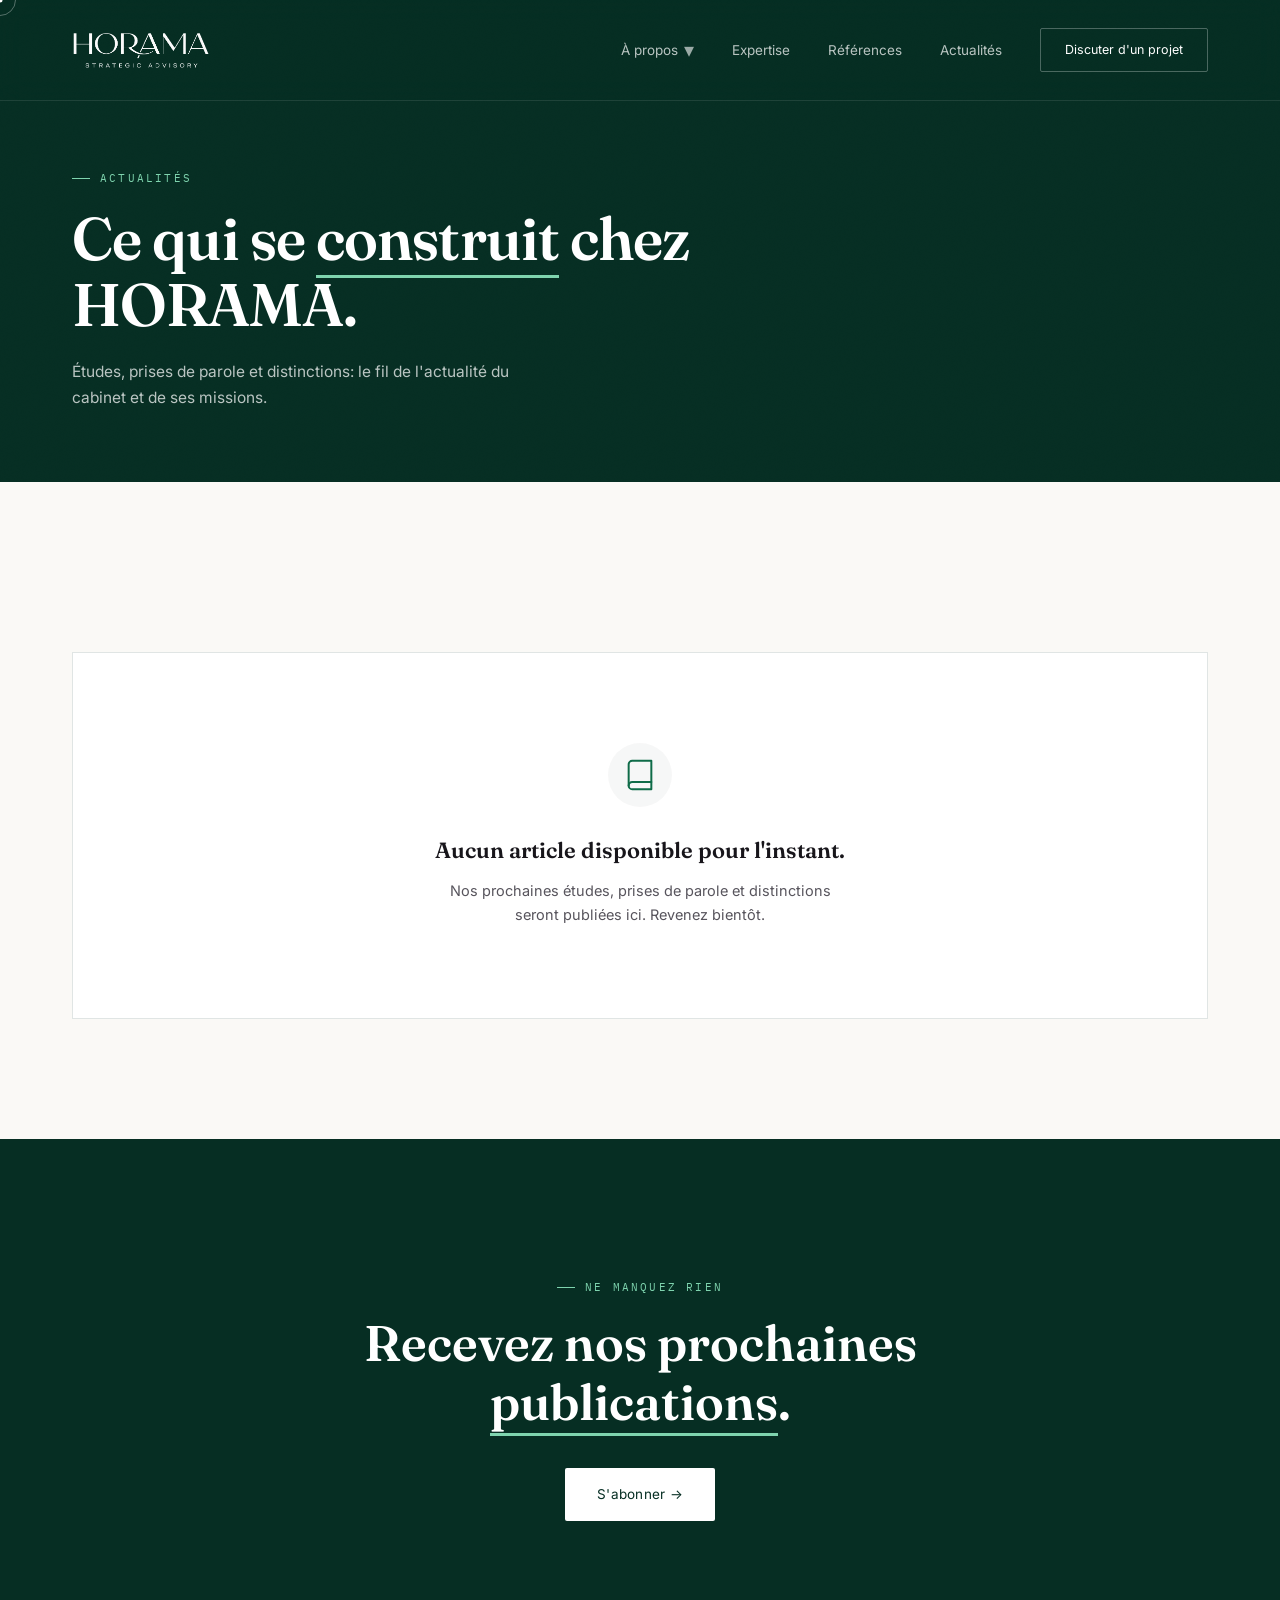
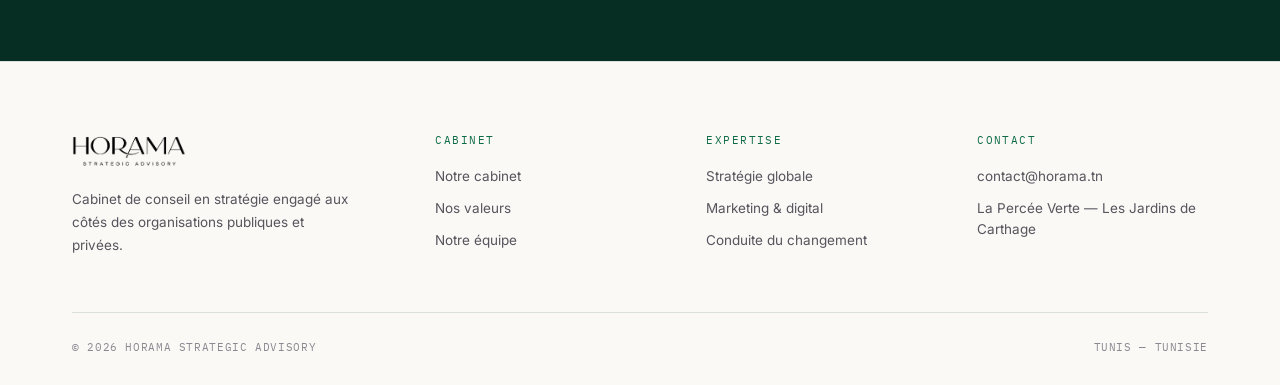
<file: news/actualites.html>
<!DOCTYPE html>
<html lang="fr">
<head>
<meta charset="UTF-8">
<meta name="viewport" content="width=device-width, initial-scale=1.0">
<title>HORAMA — Actualités</title>
<link rel="preconnect" href="https://fonts.googleapis.com">
<link href="https://fonts.googleapis.com/css2?family=Fraunces:ital,opsz,wght@0,9..144,400;0,9..144,500;0,9..144,600;1,9..144,500&family=Inter:wght@300;400;500;600&family=IBM+Plex+Mono:wght@400;500&display=swap" rel="stylesheet">
<link rel="stylesheet" href="actualites-style.css">
</head>
<body>

<div class="bg-grid"></div>
<div id="mouse-glow"></div>
<div class="grain"></div>
<div id="cursor-ring"></div>
<div id="cursor-dot"></div>

<header id="site-header">
  <nav class="wrap">
    <a href="../main/index.html" class="logo"><img src="../assets/images/logo.png" alt="HORAMA Strategic Advisory"></a>
    <div class="navlinks" id="navlinks">

      <div class="nav-dropdown">
        <a href="../main/index.html#cabinet" class="nav-parent">
          À propos
          <span class="dropdown-arrow">▾</span>
        </a>
      
        <div class="dropdown-menu">
          <a href="../main/index.html#cabinet">Notre histoire</a>
          <a href="../main/index.html#valeurs">Nos valeurs</a>
          <a href="../main/index.html#philosophie">Notre philosophie</a>
          <a href="../main/index.html#ancrage">Ancrage local</a>
        </div>
      </div>
    
      <a href="../main/index.html#expertise">Expertise</a>
      <a href="../main/index.html#references">Références</a>
      <a href="../news/actualites.html" data-cursor>Actualités</a>
      <a href="../contact-page/contact-5.html" class="cta">Discuter d'un projet</a>

    </div>

    <button class="menu-toggle" id="menu-toggle" aria-label="Ouvrir le menu" aria-expanded="false" aria-controls="navlinks">
      <span></span><span></span><span></span>
    </button>
  </nav>
</header>
<div class="nav-backdrop" id="nav-backdrop"></div>

<section class="page-hero" id="hero">
  <div class="wrap">
    <div class="eyebrow reveal">Actualités</div>
    <h1 class="reveal">Ce qui se <em>construit</em> chez HORAMA.</h1>
    <p class="reveal">Études, prises de parole et distinctions: le fil de l'actualité du cabinet et de ses missions.</p>
  </div>
</section>

<section class="section-light">
  <div class="wrap">

    <!-- Empty state: no articles published yet -->
    <div class="empty-state reveal">
      <div class="empty-icon">
        <svg width="34" height="34" viewBox="0 0 24 24" fill="none" stroke="currentColor" stroke-width="1.4" stroke-linecap="round" stroke-linejoin="round">
          <path d="M4 19.5A2.5 2.5 0 0 1 6.5 17H20"/>
          <path d="M6.5 2H20v20H6.5A2.5 2.5 0 0 1 4 19.5v-15A2.5 2.5 0 0 1 6.5 2z"/>
        </svg>
      </div>
      <h3>Aucun article disponible pour l'instant.</h3>
      <p>Nos prochaines études, prises de parole et distinctions seront publiées ici. Revenez bientôt.</p>
    </div>

  </div>
</section>

<section class="cta-section">
  <div class="wrap">
    <div class="eyebrow reveal" style="justify-content:center;">Ne manquez rien</div>
    <h2 class="reveal">Recevez nos prochaines <em>publications</em>.</h2>
    <a href="https://www.linkedin.com/company/horama-strategic-advisory/posts/?feedView=all" target="_blank" rel="noopener" class="btn-primary reveal"><span>S'abonner →</span></a>
  </div>
</section>

<footer class="section-light">
  <div class="wrap">
    <div class="footer-grid">
      <div>
        <div class="logo"><img src="../assets/images/logo-dark.png" alt="HORAMA Strategic Advisory"></div>
        <p class="desc">Cabinet de conseil en stratégie engagé aux côtés des organisations publiques et privées.</p>
      </div>
      <div class="fcol">
        <h5>Cabinet</h5>
        <a href="../main/index.html#cabinet" data-cursor>Notre cabinet</a>
        <a href="../main/index.html#valeurs" data-cursor>Nos valeurs</a>
        <a href="../team-page/equipe-3.html" data-cursor>Notre équipe</a>
      </div>
      <div class="fcol">
        <h5>Expertise</h5>
        <a href="../main/index.html#expertise" data-cursor>Stratégie globale</a>
        <a href="../main/index.html#expertise" data-cursor>Marketing &amp; digital</a>
        <a href="../main/index.html#expertise" data-cursor>Conduite du changement</a>
      </div>
      <div class="fcol">
        <h5>Contact</h5>
        <p>contact@horama.tn</p>
        <p>La Percée Verte — Les Jardins de Carthage</p>
      </div>
    </div>
    <div class="foot-bottom">
      <span>© 2026 HORAMA STRATEGIC ADVISORY</span>
      <span>TUNIS — TUNISIE</span>
    </div>
  </div>
</footer>

<script src="actualites-script.js"></script>
</body>
</html>
</file>
<file: main/style.css>
:root{
    /* ---- brand palette : deep emerald + premium cream ---- */
    --emerald:#062E23;
    --emerald-alt:#073B2C;
    --hero-green:#091712;
    --cream:#FAF9F6;
    --cream-alt:#F3F1EA;

    /* ---- contextual tokens : redefined inside .section-light ---- */
    --surface:var(--emerald);
    --panel:var(--emerald-alt);
    --ink:#FFFFFF;
    --dim:rgba(255,255,255,.72);
    --dimmer:rgba(255,255,255,.5);
    --eyebrow-color:#7ED4AE;
    --line:rgba(255,255,255,.12);
    --line-strong:rgba(255,255,255,.22);
    --hover-tint:rgba(255,255,255,.045);

    --serif:'Fraunces',serif; --sans:'Inter',sans-serif; --mono:'IBM Plex Mono',monospace;
  }
  *{margin:0;padding:0;box-sizing:border-box;}
  html{scroll-behavior:smooth;}
  ::selection{background:var(--eyebrow-color);color:#062E23;}
  body{background:var(--emerald);color:var(--dim);font-family:var(--sans);line-height:1.55;-webkit-font-smoothing:antialiased;overflow-x:hidden;cursor:none;}
  a{color:inherit;text-decoration:none;}
  .wrap{max-width:1220px;margin:0 auto;padding:0 42px;}
  @media(max-width:640px){body{cursor:auto;}}

  /* ---------------- section-light : the single toggle class ---------------- */
  .section-light{
    background:var(--cream);
    --surface:var(--cream);
    --panel:#FFFFFF;
    --ink:#17151A;
    --dim:#57545C;
    --dimmer:#8C8891;
    --eyebrow-color:#0E6B48;
    --line:rgba(6,46,35,.12);
    --line-strong:rgba(6,46,35,.20);
    --hover-tint:rgba(6,46,35,.035);
  }

  /* ---------------- background grid + glow (dark-tuned, subtle everywhere) ---------------- */
  .bg-grid{
    position:fixed;inset:0;z-index:0;pointer-events:none;
    background-image:
      linear-gradient(rgba(255,255,255,.05) 1px, transparent 1px),
      linear-gradient(90deg, rgba(255,255,255,.05) 1px, transparent 1px);
    background-size:56px 56px;
    mask-image:radial-gradient(ellipse 80% 60% at 50% 0%, black 40%, transparent 90%);
  }
  #mouse-glow{
    position:fixed;top:0;left:0;width:520px;height:520px;z-index:0;pointer-events:none;
    background:radial-gradient(circle, rgba(126,212,174,.22) 0%, transparent 70%);
    transform:translate(-50%,-50%);opacity:.4;filter:blur(10px);transition:opacity .3s ease;
  }
  .grain{position:fixed;inset:0;z-index:9990;pointer-events:none;opacity:.025;mix-blend-mode:overlay;
    background-image:url('data:image/svg+xml;utf8,<svg xmlns="http://www.w3.org/2000/svg" width="120" height="120"><filter id="n"><feTurbulence type="fractalNoise" baseFrequency="0.9" numOctaves="2" stitchTiles="stitch"/></filter><rect width="100%25" height="100%25" filter="url(%23n)"/></svg>');}

  #cursor-dot,#cursor-ring{position:fixed;top:0;left:0;pointer-events:none;z-index:9999;transform:translate(-50%,-50%);border-radius:50%;}
  #cursor-dot{width:5px;height:5px;background:#fff;}
  #cursor-ring{width:32px;height:32px;border:1px solid rgba(255,255,255,.32);transition:width .25s ease,height .25s ease,border-color .25s ease;}
  body.hovering #cursor-ring{width:52px;height:52px;border-color:#7ED4AE;}

  .reveal{opacity:0;transform:translateY(26px);transition:opacity .9s cubic-bezier(.2,.7,.2,1),transform .9s cubic-bezier(.2,.7,.2,1);}
  .reveal.in{opacity:1;transform:translateY(0);}
  .reveal-stagger > *{opacity:0;transform:translateY(22px);transition:opacity .8s ease,transform .8s ease;}
  .reveal-stagger.in > *{opacity:1;transform:translateY(0);}
  .reveal-stagger.in > *:nth-child(1){transition-delay:.05s;} .reveal-stagger.in > *:nth-child(2){transition-delay:.15s;}
  .reveal-stagger.in > *:nth-child(3){transition-delay:.25s;} .reveal-stagger.in > *:nth-child(4){transition-delay:.35s;}
  .reveal-stagger.in > *:nth-child(5){transition-delay:.45s;} .reveal-stagger.in > *:nth-child(6){transition-delay:.55s;}

  .eyebrow{font-family:var(--mono);font-size:11px;letter-spacing:.2em;text-transform:uppercase;color:var(--eyebrow-color);
    display:flex;align-items:center;gap:10px;margin-bottom:18px;}
  .eyebrow::before{content:"";width:18px;height:1px;background:var(--eyebrow-color);}

  /* ---------------- dropdown menu ---------------- */

.nav-dropdown {
  position: relative;
  display: flex;
  align-items: center;
}

.nav-parent {
  display: flex;
  align-items: center;
  gap: 6px;
}

.dropdown-arrow {
  font-size: 20px;
  color: rgba(255,255,255,.6);
  transition: transform .25s ease, color .25s ease;
}

.nav-dropdown:hover .dropdown-arrow {
  transform: rotate(180deg);
  color: #7ED4AE;
}

.nav-parent:hover {
  color: #fff;
}

.nav-parent::after {
  content: "";
  position: absolute;
  left: 0;
  bottom: 0;
  width: 0;
  height: 1px;
  background: #7ED4AE;
  transition: width .3s ease;
}

.nav-dropdown:hover .nav-parent::after {
  width: 100%;
}

.dropdown-menu {
  position: absolute;
  top: 34px;
  left: -22px;
  min-width: 230px;
  background: rgba(13, 35, 28, .96);
  border: 1px solid rgba(255,255,255,.12);
  backdrop-filter: blur(14px);
  padding: 12px 0;
  opacity: 0;
  visibility: hidden;
  transform: translateY(10px);
  transition: opacity .25s ease, transform .25s ease, visibility .25s ease;
  box-shadow: 0 18px 40px rgba(0,0,0,.25);
}

.nav-dropdown:hover .dropdown-menu {
  opacity: 1;
  visibility: visible;
  transform: translateY(0);
}

.dropdown-menu a {
  display: block;
  padding: 11px 22px;
  font-size: 13px;
  color: rgba(255,255,255,.72);
  white-space: nowrap;
  transition: background .25s ease, color .25s ease;
}

.dropdown-menu a:hover {
  background: rgba(126,212,174,.08);
  color: #fff;
}

  /* ---------------- nav ---------------- */
  header{position:fixed;top:0;left:0;right:0;z-index:100;background:rgba(6,46,35,.82);backdrop-filter:blur(14px);
    border-bottom:1px solid rgba(255,255,255,.1);transition:padding .3s ease;padding:6px 0;}
  nav.wrap{display:flex;align-items:center;justify-content:space-between;height:88px;position:relative;z-index:1;}
  .logo{display:flex;align-items:center;}
  .logo img{height:46px;width:auto;display:block;}
  .footer-grid .logo img{height:38px;}
  .navlinks{display:flex;gap:38px;align-items:center;}
  .navlinks a:not(.cta){font-size:13.5px;color:rgba(255,255,255,.72);position:relative;padding:4px 0;transition:color .25s ease;}
  .dropdown-menu a::after {
    display: none;
  }
  .navlinks a:not(.cta):hover{color:#fff;}
  .navlinks a:not(.cta)::after{content:"";position:absolute;left:0;bottom:0;width:0;height:1px;background:#7ED4AE;transition:width .3s ease;}
  .navlinks a:not(.cta):hover::after{width:100%;}
  .navlinks .cta{border:1px solid rgba(255,255,255,.28);padding:11px 24px;font-size:12.5px;color:#fff;transition:.3s ease;border-radius:2px;}
  .navlinks .cta:hover{border-color:#7ED4AE;background:rgba(126,212,174,.08);}

/* ---------------- hero avec porte en fond ---------------- */

.hero {
  min-height: 100vh;
  display: flex;
  align-items: center;
  position: relative;
  padding-top: 100px;
  overflow: hidden;

  background-color: var(--hero-green);
  background-image: url("../assets/images/porte.png");
  background-size: auto 120%; 
  background-position: right 0px bottom -150px;
  background-repeat: no-repeat;
}

/* voile fondu pour garder le texte lisible */
.hero::before {
  content: "";
  position: absolute;
  inset: 0;
  z-index: 1;
  pointer-events: none;
  background:
    linear-gradient(
      90deg,
      rgba(6, 46, 35, .98) 0%,
      rgba(6, 46, 35, .88) 28%,
      rgba(6, 46, 35, .42) 52%,
      rgba(6, 46, 35, .08) 78%
    ),
    linear-gradient(
      0deg,
      rgba(6, 46, 35, .65) 0%,
      rgba(6, 46, 35, .08) 48%,
      rgba(6, 46, 35, .04) 100%
    );
}

/* IMPORTANT : remet le texte à gauche */
.hero-inner {
  position: relative;
  z-index: 2;
  max-width: 1220px;
  width: 100%;
  margin: 0 auto;
  padding: 0 42px;
}

/* limite la largeur du texte */
.hero h1 {
  max-width: 570px;
}

.hero p.lead {
  max-width: 460px;
}

.scroll-cue {
  z-index: 2;
}

 /*  .hero{min-height:100vh;display:flex;align-items:center;position:relative;padding-top:100px;overflow:hidden;}
  .orbit-wrap{position:absolute;right:-8%;top:50%;transform:translateY(-50%);width:640px;height:640px;pointer-events:none;opacity:.9;}
  .orbit-wrap svg{width:100%;height:100%;}
  .orbit-ring{fill:none;stroke:rgba(255,255,255,.16);stroke-width:1;}
  .orbit-ring.accent{stroke:#7ED4AE;opacity:.6;filter:drop-shadow(0 0 6px rgba(126,212,174,.5));}
  .orbit-spin-slow{animation:spin 60s linear infinite;transform-origin:200px 200px;}
  .orbit-spin-rev{animation:spin 40s linear infinite reverse;transform-origin:200px 200px;}
  @keyframes spin{from{transform:rotate(0deg);}to{transform:rotate(360deg);}}
  .orbit-node{fill:#7ED4AE;filter:drop-shadow(0 0 8px rgba(126,212,174,.6));}
  .orbit-node.pulse{animation:nodepulse 2.6s ease-in-out infinite;}
  @keyframes nodepulse{0%,100%{opacity:.5;r:2.4;}50%{opacity:1;r:3.4;}}
 */
 .hero-inner {
  position: relative;
  z-index: 2;
  max-width: 1220px;
  width: 100%;
}
.hero h1{
  font-family:var(--serif);
  font-weight:600;
  font-size:clamp(40px,5vw,66px);
  line-height:1.12;
  letter-spacing:-.015em;
  color:#fff;
}

.hero h1 .line{
  display:block;
  overflow:hidden;
  padding-bottom:0.12em;
  margin-bottom:-0.08em;
}
  .hero h1 .line span{display:inline-block;transform:translateY(115%);transition:transform .9s cubic-bezier(.2,.8,.2,1);}
  .hero.loaded h1 .line span{transform:translateY(0);}
  .hero h1 .line:nth-child(1) span{transition-delay:.1s;} .hero h1 .line:nth-child(2) span{transition-delay:.22s;} .hero h1 .line:nth-child(3) span{transition-delay:.34s;}
  .hero h1 em{font-style:normal;color:#fff;border-bottom:3px solid #7ED4AE;}
  .hero p.lead{margin-top:26px;max-width:440px;font-size:16px;color:rgba(255,255,255,.72);
    opacity:0;transform:translateY(14px);transition:opacity .8s ease .55s,transform .8s ease .55s;}
  .hero.loaded p.lead{opacity:1;transform:translateY(0);}
  .hero-actions{margin-top:38px;display:flex;gap:26px;align-items:center;
    opacity:0;transform:translateY(14px);transition:opacity .8s ease .7s,transform .8s ease .7s;}
  .hero.loaded .hero-actions{opacity:1;transform:translateY(0);}

  .btn-primary{background:#fff;color:var(--emerald);padding:16px 32px;font-size:13.5px;letter-spacing:.02em;
    display:inline-flex;align-items:center;gap:10px;border-radius:2px;position:relative;overflow:hidden;
    box-shadow:0 0 0 rgba(0,0,0,0);transition:box-shadow .35s ease,transform .2s ease;}
  .btn-primary:hover{box-shadow:0 10px 28px rgba(0,0,0,.35);transform:translateY(-1px);}
  .btn-ghost{font-size:13.5px;color:rgba(255,255,255,.72);border-bottom:1px solid rgba(255,255,255,.3);padding-bottom:3px;transition:.25s ease;}
  .btn-ghost:hover{border-color:#7ED4AE;color:#fff;}

  .scroll-cue{position:absolute;bottom:38px;left:42px;display:flex;align-items:center;gap:12px;
    font-family:var(--mono);font-size:10px;letter-spacing:.14em;text-transform:uppercase;color:rgba(255,255,255,.45);}
  .scroll-cue .bar{width:1px;height:36px;background:rgba(255,255,255,.18);position:relative;overflow:hidden;}
  .scroll-cue .bar::after{content:"";position:absolute;top:-100%;left:0;width:100%;height:100%;background:#7ED4AE;animation:scrollcue 1.8s ease-in-out infinite;}
  @keyframes scrollcue{0%{top:-100%;}50%{top:0;}100%{top:100%;}}

  /* ---------------- ticker (dark) ---------------- */
  .ticker-strip{
    background: #ffffff; /* fond blanc */
    border-top:1px solid #e5e7eb;
    border-bottom:1px solid #e5e7eb;
    padding:16px 0;
    overflow:hidden;
    white-space:nowrap;
    position:relative;
    z-index:1;
}
  .ticker-track{display:inline-flex;animation:tickerScroll 32s linear infinite;}
  .ticker-track span{
    font-family: var(--mono);
    font-size:12px;
    letter-spacing:.1em;
    text-transform:uppercase;
    color:#355C4A; /* ou var(--ink) */
    padding:0 34px;
    display:inline-flex;
    align-items:center;
    gap:34px;
}
  .ticker-track span::after{content:"//";color:#7ED4AE;}
  @keyframes tickerScroll{from{transform:translateX(0);}to{transform:translateX(-50%);}}

  section{padding:120px 0;position:relative;z-index:1;background:var(--surface);}
  h2.title{font-family:var(--serif);font-weight:600;font-size:clamp(28px,3.2vw,42px);letter-spacing:-.015em;max-width:660px;color:var(--ink);}
  p.subtitle{margin-top:18px;max-width:520px;color:var(--dim);font-size:15.5px;line-height:1.7;}

  /* ---------------- cabinet / mission (dark) ---------------- */
  .cabinet-top{display:grid;grid-template-columns:1.1fr .9fr;gap:32px;align-items:stretch;margin-top:20px;}
  .cabinet-copy p{font-size:15px;color:var(--dim);line-height:1.85;margin-bottom:18px;}
  .cabinet-copy p:last-child{margin-bottom:0;}
  .cabinet-copy strong{color:var(--ink);}
  .mission-box{background:var(--panel);border:1px solid rgba(255,255,255,.08);padding:44px 40px;display:flex;flex-direction:column;justify-content:center;position:relative;overflow:hidden;}
  .mission-box::before{content:"";position:absolute;top:-40%;right:-30%;width:60%;height:180%;background:radial-gradient(circle,rgba(126,212,174,.18),transparent 65%);opacity:.5;}
  .mission-box .eyebrow{position:relative;z-index:1;}
  .mission-box h3{font-family:var(--serif);font-weight:500;font-size:23px;margin-bottom:16px;position:relative;z-index:1;color:#fff;}
  .mission-box p{font-size:14.5px;color:rgba(255,255,255,.72);line-height:1.8;margin-bottom:14px;position:relative;z-index:1;}
  @media(max-width:860px){.cabinet-top{grid-template-columns:1fr;}}

  /* ---------------- traits / values (light) ---------------- */
  .traits{margin-top:8px;display:grid;grid-template-columns:repeat(3,1fr);gap:1px;background:var(--line);border:1px solid var(--line);}
  .trait{background:var(--surface);padding:36px 30px;transition:.3s ease;}
  .trait:hover{background:var(--hover-tint);}
  .trait .num{font-family:var(--mono);font-size:13px;color:var(--eyebrow-color);display:block;margin-bottom:20px;}
  .trait h3{font-family:var(--serif);font-weight:500;font-size:20px;margin-bottom:12px;color:var(--ink);}
  .trait p{color:var(--dim);font-size:14px;line-height:1.7;}

  .values-heading{margin-top:90px;}
  .values-grid{margin-top:44px;display:grid;grid-template-columns:repeat(5,1fr);gap:1px;background:var(--line);border:1px solid var(--line);}
  .value-card{background:var(--surface);padding:30px 22px;transition:.3s ease;}
  .value-card:hover{background:var(--hover-tint);}
  .value-card h4{font-family:var(--serif);font-weight:500;font-size:16px;margin-bottom:12px;color:var(--eyebrow-color);}
  .value-card p{font-size:12.8px;color:var(--dim);line-height:1.65;}
  @media(max-width:860px){.values-grid{grid-template-columns:repeat(2,1fr);}}
  @media(max-width:520px){.values-grid{grid-template-columns:1fr;}}

  /* ---------------- philosophy (dark) ---------------- */
  .philo{margin-top:80px;display:grid;grid-template-columns:repeat(3,1fr);position:relative;}
  .philo-line{position:absolute;top:22px;left:0;right:0;height:1px;background:var(--line);overflow:hidden;}
  .philo-line::after{content:"";position:absolute;inset:0;background:#7ED4AE;transform:scaleX(0);transform-origin:left;transition:transform 1.4s cubic-bezier(.2,.7,.2,1);}
  .philo.in .philo-line::after{transform:scaleX(1);}
  .philo-step{padding-right:36px;}
  .philo-step .roman{font-family:var(--serif);font-weight:600;font-size:40px;color:var(--surface);-webkit-text-stroke:1px var(--line-strong);position:relative;z-index:2;background:var(--surface);display:inline-block;padding-right:14px;}
  .philo-step h4{font-family:var(--serif);font-size:18px;font-weight:500;margin:18px 0 10px;color:var(--ink);}
  .philo-step p{font-size:14px;color:var(--dim);line-height:1.65;max-width:280px;}

  /* ---------------- expertise (light) ---------------- */
  .expertise{margin-top:64px;display:grid;grid-template-columns:repeat(3,1fr);gap:1px;background:var(--line);border:1px solid var(--line);}
  .exp-card{background:var(--surface);padding:40px 30px;transition:background .3s ease;}
  .exp-card:hover{background:var(--hover-tint);}
  .exp-index{font-family:var(--mono);font-size:11px;letter-spacing:.14em;color:var(--eyebrow-color);display:block;margin-bottom:22px;}
  .exp-card h3{font-family:var(--serif);font-weight:500;font-size:18px;line-height:1.35;margin-bottom:12px;color:var(--ink);}
  .exp-card p{font-size:13.3px;color:var(--dim);line-height:1.7;}

  /* ---------------- secteurs (light) ---------------- */
  .secteurs-grid{margin-top:60px;display:grid;grid-template-columns:repeat(3,1fr);gap:28px;}
  .secteur-card{background:var(--panel);border:1px solid var(--line);overflow:visible;transition:.3s ease;}
  .secteur-card:hover{transform:translateY(-3px);box-shadow:0 16px 32px rgba(6,46,35,.1);}
  .secteur-photo{position:relative;aspect-ratio:16/10.5;overflow:hidden;background:var(--emerald);}
  .secteur-photo img{width:100%;height:100%;object-fit:cover;display:block;transition:transform .5s ease;}
  .secteur-card:hover .secteur-photo img{transform:scale(1.04);}
  .secteur-icon{
    position:absolute;
    left: 0px;
    bottom:0px;

    width:60px;
    height:60px;

    background:var(--emerald);

    display:flex;
    align-items:center;
    justify-content:center;

    z-index:5;

    box-shadow:0 10px 25px rgba(6,46,35,.18);
}
  .secteur-icon svg{width:22px;height:22px;stroke:#fff;fill:none;stroke-width:1.4;margin:0;}
  .secteur-text{padding:38px 26px 30px;}
  .secteur-card h4{font-family:var(--serif);font-weight:600;font-size:19px;line-height:1.3;color:#17151A;margin-bottom:12px;}
  .secteur-card p{font-size:13.8px;line-height:1.65;color:#57545C;}
  @media(max-width:860px){.secteurs-grid{grid-template-columns:1fr 1fr;}}
  @media(max-width:520px){.secteurs-grid{grid-template-columns:1fr;}}

  /* ---------------- arch showcase (light section, dark photo) ---------------- */
  .arch-showcase{padding:0;}
  .arch-grid{display:grid;grid-template-columns:1fr 1fr;min-height:600px;}
  .arch-visual {
    position: relative;
    overflow: hidden;
    background: #0D231C;
  }
  
  .arch-visual img {
    position: absolute;
    inset: 0;
    width: 100%;
    height: 100%;
    object-fit: cover;
    object-position: 100% center;
    filter: none;
    opacity: 1;
  }
  
  .arch-visual::after {
    display: none;
  }
  .arch-copy{padding:90px 70px;display:flex;flex-direction:column;justify-content:center;}
  .arch-copy h2{font-family:var(--serif);font-weight:500;font-size:clamp(26px,3vw,36px);max-width:460px;line-height:1.25;color:var(--ink);}
  .arch-copy p{margin-top:22px;max-width:420px;color:var(--dim);font-size:15px;line-height:1.75;}
  @media(max-width:860px){.arch-grid{grid-template-columns:1fr;}.arch-visual{height:320px;}.arch-copy{padding:60px 34px;}}

  /* ---------------- stats (dark) ---------------- */
  .stats-wrap{background:var(--emerald-alt);border-top:1px solid rgba(255,255,255,.08);border-bottom:1px solid rgba(255,255,255,.08);}
  .stats{display:grid;grid-template-columns:repeat(4,1fr);}
  .stat{padding:58px 20px;text-align:center;border-right:1px solid rgba(255,255,255,.1);}
  .stat:last-child{border-right:none;}
  .stat .n{font-family:var(--serif);font-size:40px;font-weight:600;color:#fff;}
  .stat .n .suffix{color:#7ED4AE;}
  .stat .l{margin-top:10px;font-family:var(--mono);font-size:10.5px;letter-spacing:.12em;text-transform:uppercase;color:rgba(255,255,255,.5);}
  @media(max-width:640px){.stats{grid-template-columns:1fr 1fr;}}

  /* ---------------- references (light) ---------------- */
  .refs-marquee{overflow:hidden;margin-top:56px;border-top:1px solid var(--line);border-bottom:1px solid var(--line);padding:36px 0;}
  .refs-track{display:inline-flex;white-space:nowrap;animation:refsScroll 34s linear infinite;align-items:center;}
  .refs-track:hover{animation-play-state:paused;}
  .refs-logo{display:inline-flex;align-items:center;justify-content:center;height:62px;width:170px;margin:0 20px;padding:12px 22px;background:var(--panel);border:1px solid var(--line);}
  .refs-logo img{max-height:32px;max-width:120px;width:auto;height:auto;filter:grayscale(1) opacity(.55);transition:filter .35s ease;}
  .refs-logo:hover{border-color:var(--eyebrow-color);}
  .refs-logo:hover img{filter:grayscale(0) opacity(1);}
  @keyframes refsScroll{from{transform:translateX(0);}to{transform:translateX(-50%);}}

  /* ---------------- CTA (dark) ---------------- */
  .cta-section{padding:140px 0;text-align:center;}
  .cta-section h2{font-family:var(--serif);font-weight:600;font-size:clamp(30px,4.2vw,50px);max-width:760px;margin:0 auto;line-height:1.18;color:#fff;}
  .cta-section h2 em{font-style:normal;color:#fff;border-bottom:3px solid #7ED4AE;}
  .cta-section .btn-primary{margin-top:36px;}

  /* ---------------- footer (light / cream) ---------------- */
  footer{border-top:1px solid var(--line);padding:70px 0 30px;}
  .footer-grid{display:grid;grid-template-columns:1.4fr 1fr 1fr 1fr;gap:40px;padding-bottom:50px;border-bottom:1px solid var(--line);}
  footer p.desc{margin-top:18px;font-size:13.5px;max-width:280px;line-height:1.7;color:var(--dim);}
  .fcol h5{font-family:var(--mono);font-size:10.5px;letter-spacing:.14em;text-transform:uppercase;color:var(--eyebrow-color);margin-bottom:18px;font-weight:400;}
  .fcol a,.fcol p{display:block;font-size:13.5px;color:var(--dim);margin-bottom:11px;position:relative;width:fit-content;}
  .fcol a::after{content:"";position:absolute;left:0;bottom:-1px;width:0;height:1px;background:var(--eyebrow-color);transition:width .3s ease;}
  .fcol a:hover{color:var(--ink);}
  .fcol a:hover::after{width:100%;}
  .foot-bottom{padding-top:26px;display:flex;justify-content:space-between;font-family:var(--mono);font-size:10.5px;letter-spacing:.06em;color:var(--dimmer);}

  @media(max-width:860px){
    .wrap{padding:0 22px;}
    .orbit-wrap{display:none;}
    .traits{grid-template-columns:1fr;}
    .philo{grid-template-columns:1fr;gap:40px;} .philo-line{display:none;}
    .expertise{grid-template-columns:1fr;}
    .footer-grid{grid-template-columns:1fr 1fr;gap:32px;}
  }
/* Zoom + déplacement du globe */
.map-visual img {
  position: absolute;
  top: 50%;
  left: 43%;
  width: 112%;
  height: 112%;
  object-fit: cover;
  object-position: center center;
  transform: translate(-50%, -50%);
  padding: 0;
}

/* ---------------- mobile menu ---------------- */
.menu-toggle{
  display:none;flex-direction:column;justify-content:center;align-items:flex-end;gap:5px;
  width:32px;height:32px;background:transparent;border:none;padding:0;cursor:pointer;z-index:110;
}
.menu-toggle span{display:block;width:100%;height:2px;background:#fff;transition:transform .3s ease,opacity .3s ease,width .3s ease;}
.menu-toggle.active span:nth-child(1){transform:translateY(7px) rotate(45deg);width:100%;}
.menu-toggle.active span:nth-child(2){opacity:0;}
.menu-toggle.active span:nth-child(3){transform:translateY(-7px) rotate(-45deg);width:100%;}

.nav-backdrop{
  position:fixed;inset:0;background:rgba(4,20,15,.55);z-index:99;
  opacity:0;visibility:hidden;transition:opacity .3s ease,visibility .3s ease;
}
.nav-backdrop.active{opacity:1;visibility:visible;}

@media(max-width:860px){
  .wrap{padding:0 22px;}
  .footer-grid{grid-template-columns:1fr 1fr;gap:32px;}

  .menu-toggle{display:flex;}

  .navlinks{
    position:fixed;top:0;right:0;z-index:105;height:100vh;width:min(320px,82vw);
    background:rgba(6,46,35,.98);backdrop-filter:blur(14px);
    flex-direction:column;align-items:stretch;justify-content:flex-start;gap:0;
    padding:110px 32px 40px;transform:translateX(100%);transition:transform .35s ease;
    border-left:1px solid rgba(255,255,255,.12);overflow-y:auto;
  }
  .navlinks.open{transform:translateX(0);}
  .navlinks a:not(.cta){display:block;width:100%;padding:16px 0;border-bottom:1px solid rgba(255,255,255,.08);font-size:15px;}
  .navlinks .cta{margin-top:26px;width:100%;text-align:center;}

  .nav-dropdown{flex-direction:column;align-items:stretch;width:100%;}
  .navlinks a.nav-parent{display:flex;align-items:center;width:100%;padding:16px 0;border-bottom:1px solid rgba(255,255,255,.08);justify-content:space-between;}
  .nav-parent::after{display:none;}
  .dropdown-arrow{padding:8px;margin:-8px;font-size:18px;}
  .dropdown-menu{
    position:static;min-width:0;opacity:1;visibility:visible;transform:none;
    background:transparent;border:none;backdrop-filter:none;box-shadow:none;
    padding:0 0 0 18px;display:none;
  }
  .nav-dropdown.open .dropdown-menu{display:block;}
  .nav-dropdown.open .dropdown-arrow{transform:rotate(180deg);color:#7ED4AE;}
  .navlinks .dropdown-menu a{display:block;padding:12px 0;border-bottom:none;font-size:13.5px;color:rgba(255,255,255,.6);}
}
</file>
<file: contact-page/contact-style.css>
:root{
  --emerald:#062E23;
  --emerald-alt:#073B2C;
  --cream:#FAF9F6;
  --cream-alt:#F3F1EA;

  --surface:var(--emerald);
  --panel:var(--emerald-alt);
  --ink:#FFFFFF;
  --dim:rgba(255,255,255,.72);
  --dimmer:rgba(255,255,255,.5);
  --eyebrow-color:#7ED4AE;
  --line:rgba(255,255,255,.12);
  --line-strong:rgba(255,255,255,.22);
  --hover-tint:rgba(255,255,255,.045);

  --serif:'Fraunces',serif; --sans:'Inter',sans-serif; --mono:'IBM Plex Mono',monospace;
}
*{margin:0;padding:0;box-sizing:border-box;}
html{scroll-behavior:smooth;}
::selection{background:var(--eyebrow-color);color:#062E23;}
body{background:var(--emerald);color:var(--dim);font-family:var(--sans);line-height:1.55;-webkit-font-smoothing:antialiased;overflow-x:hidden;cursor:none;}
a{color:inherit;text-decoration:none;}
.wrap{max-width:1220px;margin:0 auto;padding:0 42px;}
@media(max-width:640px){body{cursor:auto;}}

.section-light{
  background:var(--cream);
  --surface:var(--cream);
  --panel:#FFFFFF;
  --ink:#17151A;
  --dim:#57545C;
  --dimmer:#8C8891;
  --eyebrow-color:#0E6B48;
  --line:rgba(6,46,35,.12);
  --line-strong:rgba(6,46,35,.20);
  --hover-tint:rgba(6,46,35,.035);
}

.bg-grid{
  position:fixed;inset:0;z-index:0;pointer-events:none;
  background-image:
    linear-gradient(rgba(255,255,255,.05) 1px, transparent 1px),
    linear-gradient(90deg, rgba(255,255,255,.05) 1px, transparent 1px);
  background-size:56px 56px;
  mask-image:radial-gradient(ellipse 80% 60% at 50% 0%, black 40%, transparent 90%);
}
#mouse-glow{
  position:fixed;top:0;left:0;width:520px;height:520px;z-index:0;pointer-events:none;
  background:radial-gradient(circle, rgba(126,212,174,.22) 0%, transparent 70%);
  transform:translate(-50%,-50%);opacity:.4;filter:blur(10px);transition:opacity .3s ease;
}
.grain{position:fixed;inset:0;z-index:9990;pointer-events:none;opacity:.025;mix-blend-mode:overlay;
  background-image:url('data:image/svg+xml;utf8,<svg xmlns="http://www.w3.org/2000/svg" width="120" height="120"><filter id="n"><feTurbulence type="fractalNoise" baseFrequency="0.9" numOctaves="2" stitchTiles="stitch"/></filter><rect width="100%25" height="100%25" filter="url(%23n)"/></svg>');}

#cursor-dot,#cursor-ring{position:fixed;top:0;left:0;pointer-events:none;z-index:9999;transform:translate(-50%,-50%);border-radius:50%;}
#cursor-dot{width:5px;height:5px;background:#fff;}
#cursor-ring{width:32px;height:32px;border:1px solid rgba(255,255,255,.32);transition:width .25s ease,height .25s ease,border-color .25s ease;}
body.hovering #cursor-ring{width:52px;height:52px;border-color:#7ED4AE;}

.reveal{opacity:0;transform:translateY(26px);transition:opacity .9s cubic-bezier(.2,.7,.2,1),transform .9s cubic-bezier(.2,.7,.2,1);}
.reveal.in{opacity:1;transform:translateY(0);}
.reveal-stagger > *{opacity:0;transform:translateY(22px);transition:opacity .8s ease,transform .8s ease;}
.reveal-stagger.in > *{opacity:1;transform:translateY(0);}
.reveal-stagger.in > *:nth-child(1){transition-delay:.05s;} .reveal-stagger.in > *:nth-child(2){transition-delay:.15s;}
.reveal-stagger.in > *:nth-child(3){transition-delay:.25s;} .reveal-stagger.in > *:nth-child(4){transition-delay:.35s;}
.reveal-stagger.in > *:nth-child(5){transition-delay:.45s;} .reveal-stagger.in > *:nth-child(6){transition-delay:.55s;}

.eyebrow{font-family:var(--mono);font-size:11px;letter-spacing:.2em;text-transform:uppercase;color:var(--eyebrow-color);
  display:flex;align-items:center;gap:10px;margin-bottom:18px;}
.eyebrow::before{content:"";width:18px;height:1px;background:var(--eyebrow-color);}

header{position:fixed;top:0;left:0;right:0;z-index:100;background:rgba(6,46,35,.82);backdrop-filter:blur(14px);
  border-bottom:1px solid rgba(255,255,255,.1);transition:padding .3s ease;padding:6px 0;}
nav.wrap{display:flex;align-items:center;justify-content:space-between;height:88px;position:relative;z-index:1;}
.logo{display:flex;align-items:center;}
.logo img{height:46px;width:auto;display:block;}
.footer-grid .logo img{height:38px;}

  /* ---------------- dropdown menu ---------------- */

  .nav-dropdown {
    position: relative;
    display: flex;
    align-items: center;
  }
  
  .nav-parent {
    display: flex;
    align-items: center;
    gap: 6px;
  }
  
  .dropdown-arrow {
    font-size: 20px;
    color: rgba(255,255,255,.6);
    transition: transform .25s ease, color .25s ease;
  }
  
  .nav-dropdown:hover .dropdown-arrow {
    transform: rotate(180deg);
    color: #7ED4AE;
  }
  
  .nav-parent:hover {
    color: #fff;
  }
  
  .nav-parent::after {
    content: "";
    position: absolute;
    left: 0;
    bottom: 0;
    width: 0;
    height: 1px;
    background: #7ED4AE;
    transition: width .3s ease;
  }
  
  .nav-dropdown:hover .nav-parent::after {
    width: 100%;
  }
  
  .dropdown-menu {
    position: absolute;
    top: 34px;
    left: -22px;
    min-width: 230px;
    background: rgba(13, 35, 28, .96);
    border: 1px solid rgba(255,255,255,.12);
    backdrop-filter: blur(14px);
    padding: 12px 0;
    opacity: 0;
    visibility: hidden;
    transform: translateY(10px);
    transition: opacity .25s ease, transform .25s ease, visibility .25s ease;
    box-shadow: 0 18px 40px rgba(0,0,0,.25);
  }
  
  .nav-dropdown:hover .dropdown-menu {
    opacity: 1;
    visibility: visible;
    transform: translateY(0);
  }
  
  .dropdown-menu a {
    display: block;
    padding: 11px 22px;
    font-size: 13px;
    color: rgba(255,255,255,.72);
    white-space: nowrap;
    transition: background .25s ease, color .25s ease;
  }
  
  .dropdown-menu a:hover {
    background: rgba(126,212,174,.08);
    color: #fff;
  }
  
    /* ---------------- nav ---------------- */
    header{position:fixed;top:0;left:0;right:0;z-index:100;background:rgba(6,46,35,.82);backdrop-filter:blur(14px);
      border-bottom:1px solid rgba(255,255,255,.1);transition:padding .3s ease;padding:6px 0;}
    nav.wrap{display:flex;align-items:center;justify-content:space-between;height:88px;position:relative;z-index:1;}
    .logo{display:flex;align-items:center;}
    .logo img{height:46px;width:auto;display:block;}
    .footer-grid .logo img{height:38px;}
    .navlinks{display:flex;gap:38px;align-items:center;}
    .navlinks a:not(.cta){font-size:13.5px;color:rgba(255,255,255,.72);position:relative;padding:4px 0;transition:color .25s ease;}
    .dropdown-menu a::after {
      display: none;
    }
    .navlinks a:not(.cta):hover{color:#fff;}
    .navlinks a:not(.cta)::after{content:"";position:absolute;left:0;bottom:0;width:0;height:1px;background:#7ED4AE;transition:width .3s ease;}
    .navlinks a:not(.cta):hover::after{width:100%;}
    .navlinks .cta{border:1px solid rgba(255,255,255,.28);padding:11px 24px;font-size:12.5px;color:#fff;transition:.3s ease;border-radius:2px;}
    .navlinks .cta:hover{border-color:#7ED4AE;background:rgba(126,212,174,.08);}
  

.page-hero{padding:170px 0 70px;}
.page-hero h1{font-family:var(--serif);font-weight:600;font-size:clamp(38px,5vw,60px);max-width:680px;line-height:1.1;letter-spacing:-.015em;color:#fff;}
.page-hero h1 em{font-style:normal;color:#fff;border-bottom:3px solid #7ED4AE;}
.page-hero p{margin-top:22px;max-width:480px;color:rgba(255,255,255,.72);font-size:15.5px;line-height:1.7;}

.btn-primary{background:#fff;color:var(--emerald);padding:16px 32px;font-size:13.5px;letter-spacing:.02em;
  display:inline-flex;align-items:center;gap:10px;border-radius:2px;position:relative;overflow:hidden;cursor:none;border:none;
  box-shadow:0 0 0 rgba(0,0,0,0);transition:box-shadow .35s ease,transform .2s ease;}
.btn-primary:hover{box-shadow:0 10px 28px rgba(0,0,0,.35);transform:translateY(-1px);}
.btn-ghost{font-size:13.5px;color:rgba(255,255,255,.72);border-bottom:1px solid rgba(255,255,255,.3);padding-bottom:3px;transition:.25s ease;}
.btn-ghost:hover{border-color:#7ED4AE;color:#fff;}

section{padding:120px 0;position:relative;z-index:1;background:var(--surface);}
h2.title{font-family:var(--serif);font-weight:600;font-size:clamp(28px,3.2vw,42px);letter-spacing:-.015em;max-width:660px;color:var(--ink);}
p.subtitle{margin-top:18px;max-width:520px;color:var(--dim);font-size:15.5px;line-height:1.7;}

.cta-section{padding:140px 0;text-align:center;}
.cta-section h2{font-family:var(--serif);font-weight:600;font-size:clamp(30px,4.2vw,50px);max-width:760px;margin:0 auto;line-height:1.18;color:#fff;}
.cta-section h2 em{font-style:normal;color:#fff;border-bottom:3px solid #7ED4AE;}
.cta-section .btn-primary{margin-top:36px;}

footer{border-top:1px solid var(--line);padding:70px 0 30px;}
.footer-grid{display:grid;grid-template-columns:1.4fr 1fr 1fr 1fr;gap:40px;padding-bottom:50px;border-bottom:1px solid var(--line);}
footer p.desc{margin-top:18px;font-size:13.5px;max-width:280px;line-height:1.7;color:var(--dim);}
.fcol h5{font-family:var(--mono);font-size:10.5px;letter-spacing:.14em;text-transform:uppercase;color:var(--eyebrow-color);margin-bottom:18px;font-weight:400;}
.fcol a,.fcol p{display:block;font-size:13.5px;color:var(--dim);margin-bottom:11px;position:relative;width:fit-content;}
.fcol a::after{content:"";position:absolute;left:0;bottom:-1px;width:0;height:1px;background:var(--eyebrow-color);transition:width .3s ease;}
.fcol a:hover{color:var(--ink);}
.fcol a:hover::after{width:100%;}
.foot-bottom{padding-top:26px;display:flex;justify-content:space-between;font-family:var(--mono);font-size:10.5px;letter-spacing:.06em;color:var(--dimmer);}

@media(max-width:860px){
  .wrap{padding:0 22px;}
  .footer-grid{grid-template-columns:1fr 1fr;gap:32px;}
}

/* ---------------- big email cta (dark) ---------------- */
.big-email-section{padding:40px 0 100px;border-bottom:1px solid var(--line);}
.big-email{
  font-family:var(--serif);font-style:italic;font-weight:500;
  font-size:clamp(22px,3vw,34px);
  display:inline-flex;align-items:center;gap:18px;
  color:var(--emerald);background:#fff;
  padding:24px 40px;position:relative;overflow:hidden;
}
.big-email span.txt{position:relative;z-index:2;}
.big-email .arrow{font-style:normal;color:var(--emerald);position:relative;z-index:2;transition:transform .35s cubic-bezier(.2,.8,.2,1);display:inline-block;}
.big-email:hover .arrow{transform:translateX(14px);}
.big-email .fill{position:absolute;inset:0;background:#7ED4AE;transform:translateX(-101%);transition:transform .4s cubic-bezier(.65,0,.35,1);}
.big-email:hover .fill{transform:translateX(0);}
.email-sub{margin-top:22px;font-size:14px;color:rgba(255,255,255,.55);font-family:var(--mono);letter-spacing:.04em;}

/* ---------------- contact grid: form + info (light) ---------------- */
.contact-grid{display:grid;grid-template-columns:1.3fr 1fr;gap:80px;margin-top:20px;}
.form-field{margin-bottom:34px;}
.form-field label{display:block;font-family:var(--mono);font-size:10.5px;letter-spacing:.14em;text-transform:uppercase;color:var(--dimmer);margin-bottom:12px;}
.form-field input,.form-field textarea{
  width:100%;border:none;border-bottom:1px solid var(--line-strong);background:transparent;
  padding:10px 2px;font-family:var(--sans);font-size:16px;color:var(--ink);
  transition:border-color .3s ease;resize:none;cursor:auto;
}
.form-field input:focus,.form-field textarea:focus{outline:none;border-color:var(--eyebrow-color);}
.form-field textarea{min-height:96px;}
.form-row{display:grid;grid-template-columns:1fr 1fr;gap:30px;}
.phone-field{display:flex;gap:14px;align-items:flex-end;flex-wrap:wrap;}
.phone-field .code-select{
  border:none;border-bottom:1px solid var(--line-strong);background:transparent;
  padding:10px 2px;font-family:var(--sans);font-size:14.5px;color:var(--ink);
  transition:border-color .3s ease;width:220px;flex-shrink:0;cursor:auto;
}
.phone-field .code-select:focus{outline:none;border-color:var(--eyebrow-color);}
.phone-field input{flex:1;min-width:120px;}
.form-field .hint{display:block;margin-top:8px;font-family:var(--mono);font-size:10px;letter-spacing:.05em;color:var(--dimmer);}

.submit-btn{
  background:var(--emerald);color:#fff;padding:16px 34px;font-size:13.5px;letter-spacing:.03em;
  border:none;cursor:none;display:inline-flex;align-items:center;gap:10px;position:relative;overflow:hidden;
}
.submit-btn span{position:relative;z-index:2;}
.submit-btn::before{content:"";position:absolute;inset:0;background:#0E6B48;transform:translateX(-101%);transition:transform .4s cubic-bezier(.65,0,.35,1);}
.submit-btn:hover::before{transform:translateX(0);}

.submit-btn:disabled{opacity:.6;cursor:wait;}
.form-error{font-size:13.5px;color:#B3261E;margin:0 0 16px;}
#formulaire{scroll-margin-top:var(--header-h, 80px);}
#contact-form.hidden{display:none;}
.success-box{display:none;padding:40px 0;}
.success-box.show{display:block;}
.success-box svg{width:52px;height:52px;margin-bottom:24px;}
.success-box .circle{fill:none;stroke:var(--eyebrow-color);stroke-width:2;}
.success-box .check{fill:none;stroke:var(--eyebrow-color);stroke-width:2.5;stroke-linecap:round;stroke-linejoin:round;}
.success-box h3{font-family:var(--serif);font-size:24px;font-weight:600;margin-bottom:10px;color:var(--ink);}
.success-box p{font-size:14.5px;color:var(--dim);}

.info-block{border-top:1px solid var(--line);padding-top:30px;margin-bottom:38px;}
.info-block h5{font-family:var(--mono);font-size:10.5px;letter-spacing:.14em;text-transform:uppercase;color:var(--eyebrow-color);margin-bottom:14px;}
.info-block p, .info-block a{font-size:15px;color:var(--dim);line-height:1.7;display:block;}
.info-block a:hover{color:var(--ink);}

.map-graphic{position:relative;aspect-ratio:4/3;background:var(--panel);border:1px solid var(--line);overflow:hidden;margin-top:8px;}
.map-graphic iframe{width:100%;height:100%;border:0;filter:grayscale(1) contrast(1.05);}
.map-caption{position:absolute;bottom:14px;left:14px;font-family:var(--mono);font-size:9.5px;letter-spacing:.1em;text-transform:uppercase;color:var(--ink);background:rgba(250,248,244,.92);padding:6px 10px;pointer-events:none;}

@media(max-width:860px){
  .contact-grid{grid-template-columns:1fr;gap:60px;}
  .form-row{grid-template-columns:1fr;gap:0;}
}

/* ---------------- contact hero avec pilier ---------------- */

.contact-hero {
  min-height: 100vh;
  padding: 100px 0 0;
  display: flex;
  align-items: stretch;
  position: relative;
  overflow: hidden;

  background-color: var(--emerald);
  background-image: url("../assets/images/pillier.png");
  background-size: auto 100%;
  background-position: right bottom;
  background-repeat: no-repeat;
}

/* fondu vert au-dessus de l'image */
.contact-hero::before {
  content: "";
  position: absolute;
  inset: 0;
  z-index: 1;
  pointer-events: none;

  background:
    linear-gradient(
      90deg,
      rgba(6, 46, 35, 1) 0%,
      rgba(6, 46, 35, .96) 28%,
      rgba(6, 46, 35, .72) 50%,
      rgba(6, 46, 35, .25) 72%,
      rgba(6, 46, 35, .05) 100%
    ),
    linear-gradient(
      0deg,
      rgba(6, 46, 35, .80) 0%,
      rgba(6, 46, 35, .25) 42%,
      rgba(6, 46, 35, .05) 100%
    );
}

/* place le contenu à gauche, comme sur l'accueil */
.contact-hero-wrap {
  position: relative;
  z-index: 2;
  min-height: calc(100vh - 100px);
  display: flex;
  align-items: center;
  justify-content: flex-start;
}

.contact-hero-content {
  max-width: 560px;
}

/* titre */
.contact-hero h1 {
  max-width: 620px;
  font-family: var(--serif);
  font-weight: 600;
  font-size: clamp(42px, 5vw, 66px);
  line-height: 1.08;
  letter-spacing: -0.015em;
  color: #fff;
}

.contact-hero h1 em {
  font-style: normal;
  color: #fff;
  border-bottom: 3px solid #7ED4AE;
}

/* paragraphe */
.contact-hero p {
  margin-top: 26px;
  max-width: 470px;
  color: rgba(255,255,255,.72);
  font-size: 15.5px;
  line-height: 1.7;
}

/* bouton email dans le hero */
.contact-hero-email {
  margin-top: 70px;
}

/* évite que l'ancien bloc crée un espace en dessous */
.big-email-section {
  display: none;
}

/* Force le contenu du hero contact à gauche */
.contact-hero-wrap {
  max-width: 1220px;
  width: 100%;
  margin: 0 auto;
  padding: 0 42px;
  justify-content: flex-start !important;
}

/* Bloc texte aligné à gauche */
.contact-hero-content {
  margin-left: 0 !important;
  margin-right: auto !important;
  max-width: 560px;
  transform: translateX(0);
}

/* Bouton email aligné avec le texte */
.contact-hero-email {
  margin-left: 0 !important;
  margin-top: 65px;
}

/* ---------------- mobile menu ---------------- */
.menu-toggle{
  display:none;flex-direction:column;justify-content:center;align-items:flex-end;gap:5px;
  width:32px;height:32px;background:transparent;border:none;padding:0;cursor:pointer;z-index:110;
}
.menu-toggle span{display:block;width:100%;height:2px;background:#fff;transition:transform .3s ease,opacity .3s ease,width .3s ease;}
.menu-toggle.active span:nth-child(1){transform:translateY(7px) rotate(45deg);width:100%;}
.menu-toggle.active span:nth-child(2){opacity:0;}
.menu-toggle.active span:nth-child(3){transform:translateY(-7px) rotate(-45deg);width:100%;}

.nav-backdrop{
  position:fixed;inset:0;background:rgba(4,20,15,.55);z-index:99;
  opacity:0;visibility:hidden;transition:opacity .3s ease,visibility .3s ease;
}
.nav-backdrop.active{opacity:1;visibility:visible;}

@media(max-width:860px){
  .wrap{padding:0 22px;}
  .footer-grid{grid-template-columns:1fr 1fr;gap:32px;}

  .menu-toggle{display:flex;}

  .navlinks{
    position:fixed;top:0;right:0;z-index:105;height:100vh;width:min(320px,82vw);
    background:rgba(6,46,35,.98);backdrop-filter:blur(14px);
    flex-direction:column;align-items:stretch;justify-content:flex-start;gap:0;
    padding:110px 32px 40px;transform:translateX(100%);transition:transform .35s ease;
    border-left:1px solid rgba(255,255,255,.12);overflow-y:auto;
  }
  .navlinks.open{transform:translateX(0);}
  .navlinks a:not(.cta){display:block;width:100%;padding:16px 0;border-bottom:1px solid rgba(255,255,255,.08);font-size:15px;}
  .navlinks .cta{margin-top:26px;width:100%;text-align:center;}

  .nav-dropdown{flex-direction:column;align-items:stretch;width:100%;}
  .navlinks a.nav-parent{display:flex;align-items:center;width:100%;padding:16px 0;border-bottom:1px solid rgba(255,255,255,.08);justify-content:space-between;}
  .nav-parent::after{display:none;}
  .dropdown-arrow{padding:8px;margin:-8px;font-size:18px;}
  .dropdown-menu{
    position:static;min-width:0;opacity:1;visibility:visible;transform:none;
    background:transparent;border:none;backdrop-filter:none;box-shadow:none;
    padding:0 0 0 18px;display:none;
  }
  .nav-dropdown.open .dropdown-menu{display:block;}
  .nav-dropdown.open .dropdown-arrow{transform:rotate(180deg);color:#7ED4AE;}
  .navlinks .dropdown-menu a{display:block;padding:12px 0;border-bottom:none;font-size:13.5px;color:rgba(255,255,255,.6);}
}
</file>
<file: news/actualites-style.css>
:root{
    --emerald:#062E23;
    --emerald-alt:#073B2C;
    --cream:#FAF9F6;
    --cream-alt:#F3F1EA;

    --surface:var(--emerald);
    --panel:var(--emerald-alt);
    --ink:#FFFFFF;
    --dim:rgba(255,255,255,.72);
    --dimmer:rgba(255,255,255,.5);
    --eyebrow-color:#7ED4AE;
    --line:rgba(255,255,255,.12);
    --line-strong:rgba(255,255,255,.22);
    --hover-tint:rgba(255,255,255,.045);

    --serif:'Fraunces',serif; --sans:'Inter',sans-serif; --mono:'IBM Plex Mono',monospace;
  }
  *{margin:0;padding:0;box-sizing:border-box;}
  html{scroll-behavior:smooth;}
  ::selection{background:var(--eyebrow-color);color:#062E23;}
  body{background:var(--emerald);color:var(--dim);font-family:var(--sans);line-height:1.55;-webkit-font-smoothing:antialiased;overflow-x:hidden;cursor:none;}
  a{color:inherit;text-decoration:none;}
  .wrap{max-width:1220px;margin:0 auto;padding:0 42px;}
  @media(max-width:640px){body{cursor:auto;}}

  .section-light{
    background:var(--cream);
    --surface:var(--cream);
    --panel:#FFFFFF;
    --ink:#17151A;
    --dim:#57545C;
    --dimmer:#8C8891;
    --eyebrow-color:#0E6B48;
    --line:rgba(6,46,35,.12);
    --line-strong:rgba(6,46,35,.20);
    --hover-tint:rgba(6,46,35,.035);
  }

  .bg-grid{
    position:fixed;inset:0;z-index:0;pointer-events:none;
    background-image:
      linear-gradient(rgba(255,255,255,.05) 1px, transparent 1px),
      linear-gradient(90deg, rgba(255,255,255,.05) 1px, transparent 1px);
    background-size:56px 56px;
    mask-image:radial-gradient(ellipse 80% 60% at 50% 0%, black 40%, transparent 90%);
  }
  #mouse-glow{
    position:fixed;top:0;left:0;width:520px;height:520px;z-index:0;pointer-events:none;
    background:radial-gradient(circle, rgba(126,212,174,.22) 0%, transparent 70%);
    transform:translate(-50%,-50%);opacity:.4;filter:blur(10px);transition:opacity .3s ease;
  }
  .grain{position:fixed;inset:0;z-index:9990;pointer-events:none;opacity:.025;mix-blend-mode:overlay;
    background-image:url('data:image/svg+xml;utf8,<svg xmlns="http://www.w3.org/2000/svg" width="120" height="120"><filter id="n"><feTurbulence type="fractalNoise" baseFrequency="0.9" numOctaves="2" stitchTiles="stitch"/></filter><rect width="100%25" height="100%25" filter="url(%23n)"/></svg>');}

  #cursor-dot,#cursor-ring{position:fixed;top:0;left:0;pointer-events:none;z-index:9999;transform:translate(-50%,-50%);border-radius:50%;}
  #cursor-dot{width:5px;height:5px;background:#fff;}
  #cursor-ring{width:32px;height:32px;border:1px solid rgba(255,255,255,.32);transition:width .25s ease,height .25s ease,border-color .25s ease;}
  body.hovering #cursor-ring{width:52px;height:52px;border-color:#7ED4AE;}

  .reveal{opacity:0;transform:translateY(26px);transition:opacity .9s cubic-bezier(.2,.7,.2,1),transform .9s cubic-bezier(.2,.7,.2,1);}
  .reveal.in{opacity:1;transform:translateY(0);}
  .reveal-stagger > *{opacity:0;transform:translateY(22px);transition:opacity .8s ease,transform .8s ease;}
  .reveal-stagger.in > *{opacity:1;transform:translateY(0);}
  .reveal-stagger.in > *:nth-child(1){transition-delay:.05s;} .reveal-stagger.in > *:nth-child(2){transition-delay:.15s;}
  .reveal-stagger.in > *:nth-child(3){transition-delay:.25s;} .reveal-stagger.in > *:nth-child(4){transition-delay:.35s;}
  .reveal-stagger.in > *:nth-child(5){transition-delay:.45s;} .reveal-stagger.in > *:nth-child(6){transition-delay:.55s;}

  .eyebrow{font-family:var(--mono);font-size:11px;letter-spacing:.2em;text-transform:uppercase;color:var(--eyebrow-color);
    display:flex;align-items:center;gap:10px;margin-bottom:18px;}
  .eyebrow::before{content:"";width:18px;height:1px;background:var(--eyebrow-color);}

  header{position:fixed;top:0;left:0;right:0;z-index:100;background:rgba(6,46,35,.82);backdrop-filter:blur(14px);
    border-bottom:1px solid rgba(255,255,255,.1);transition:padding .3s ease;padding:6px 0;}
  nav.wrap{display:flex;align-items:center;justify-content:space-between;height:88px;position:relative;z-index:1;}
  .logo{display:flex;align-items:center;}
  .logo img{height:46px;width:auto;display:block;}
  .footer-grid .logo img{height:38px;}
  .navlinks{display:flex;gap:38px;align-items:center;}
  .navlinks a:not(.cta){font-size:13.5px;color:rgba(255,255,255,.72);position:relative;padding:4px 0;transition:color .25s ease;}
  .navlinks a:not(.cta):hover{color:#fff;}
  .navlinks a:not(.cta)::after{content:"";position:absolute;left:0;bottom:0;width:0;height:1px;background:#7ED4AE;transition:width .3s ease;}
  .navlinks a:not(.cta):hover::after{width:100%;}
  .navlinks a.active::after{width:100%;}
  .navlinks .cta{border:1px solid rgba(255,255,255,.28);padding:11px 24px;font-size:12.5px;color:#fff;transition:.3s ease;border-radius:2px;}
  .navlinks .cta:hover{border-color:#7ED4AE;background:rgba(126,212,174,.08);}
  .dropdown-menu a::after{display:none;}

  .page-hero{padding:170px 0 70px;}
  .page-hero h1{font-family:var(--serif);font-weight:600;font-size:clamp(38px,5vw,60px);max-width:680px;line-height:1.1;letter-spacing:-.015em;color:#fff;}
  .page-hero h1 em{font-style:normal;color:#fff;border-bottom:3px solid #7ED4AE;}
  .page-hero p{margin-top:22px;max-width:480px;color:rgba(255,255,255,.72);font-size:15.5px;line-height:1.7;}

  .btn-primary{background:#fff;color:var(--emerald);padding:16px 32px;font-size:13.5px;letter-spacing:.02em;
    display:inline-flex;align-items:center;gap:10px;border-radius:2px;position:relative;overflow:hidden;cursor:none;border:none;
    box-shadow:0 0 0 rgba(0,0,0,0);transition:box-shadow .35s ease,transform .2s ease;}
  .btn-primary:hover{box-shadow:0 10px 28px rgba(0,0,0,.35);transform:translateY(-1px);}
  .btn-ghost{font-size:13.5px;color:rgba(255,255,255,.72);border-bottom:1px solid rgba(255,255,255,.3);padding-bottom:3px;transition:.25s ease;}
  .btn-ghost:hover{border-color:#7ED4AE;color:#fff;}

  section{padding:120px 0;position:relative;z-index:1;background:var(--surface);}
  h2.title{font-family:var(--serif);font-weight:600;font-size:clamp(28px,3.2vw,42px);letter-spacing:-.015em;max-width:660px;color:var(--ink);}
  p.subtitle{margin-top:18px;max-width:520px;color:var(--dim);font-size:15.5px;line-height:1.7;}

  .cta-section{padding:140px 0;text-align:center;}
  .cta-section h2{font-family:var(--serif);font-weight:600;font-size:clamp(30px,4.2vw,50px);max-width:760px;margin:0 auto;line-height:1.18;color:#fff;}
  .cta-section h2 em{font-style:normal;color:#fff;border-bottom:3px solid #7ED4AE;}
  .cta-section .btn-primary{margin-top:36px;}

  footer{border-top:1px solid var(--line);padding:70px 0 30px;}
  .footer-grid{display:grid;grid-template-columns:1.4fr 1fr 1fr 1fr;gap:40px;padding-bottom:50px;border-bottom:1px solid var(--line);}
  footer p.desc{margin-top:18px;font-size:13.5px;max-width:280px;line-height:1.7;color:var(--dim);}
  .fcol h5{font-family:var(--mono);font-size:10.5px;letter-spacing:.14em;text-transform:uppercase;color:var(--eyebrow-color);margin-bottom:18px;font-weight:400;}
  .fcol a,.fcol p{display:block;font-size:13.5px;color:var(--dim);margin-bottom:11px;position:relative;width:fit-content;}
  .fcol a::after{content:"";position:absolute;left:0;bottom:-1px;width:0;height:1px;background:var(--eyebrow-color);transition:width .3s ease;}
  .fcol a:hover{color:var(--ink);}
  .fcol a:hover::after{width:100%;}
  .foot-bottom{padding-top:26px;display:flex;justify-content:space-between;font-family:var(--mono);font-size:10.5px;letter-spacing:.06em;color:var(--dimmer);}

  @media(max-width:860px){
    .wrap{padding:0 22px;}
    .footer-grid{grid-template-columns:1fr 1fr;gap:32px;}
  }

  /* ---------------- featured article ---------------- */
  .featured{display:grid;grid-template-columns:1fr 1fr;gap:0;border:1px solid var(--line);margin-top:50px;background:var(--panel);}
  .featured-photo{position:relative;overflow:hidden;min-height:340px;}
  .featured-photo img{width:100%;height:100%;object-fit:cover;position:absolute;inset:0;}
  .featured-body{padding:50px 46px;display:flex;flex-direction:column;justify-content:center;}
  .featured-tag{font-family:var(--mono);font-size:10.5px;letter-spacing:.14em;text-transform:uppercase;color:var(--eyebrow-color);margin-bottom:16px;}
  .featured-body h3{font-family:var(--serif);font-weight:600;font-size:26px;line-height:1.3;color:var(--ink);margin-bottom:16px;}
  .featured-body p{font-size:14.5px;color:var(--dim);line-height:1.75;margin-bottom:22px;}
  .featured-meta{font-family:var(--mono);font-size:11px;color:var(--dimmer);display:flex;gap:16px;align-items:center;}
  .read-link{font-size:13.5px;color:var(--ink);border-bottom:1px solid var(--line-strong);padding-bottom:3px;transition:.25s ease;display:inline-flex;align-items:center;gap:8px;margin-top:22px;width:fit-content;}
  .read-link:hover{border-color:var(--eyebrow-color);color:var(--eyebrow-color);}
  @media(max-width:860px){.featured{grid-template-columns:1fr;}.featured-photo{min-height:240px;}}

  /* ---------------- empty state ---------------- */
  .empty-state{
    margin-top:50px;padding:90px 40px;border:1px solid var(--line);background:var(--panel);
    display:flex;flex-direction:column;align-items:center;text-align:center;
  }
  .empty-icon{
    width:64px;height:64px;border-radius:50%;display:flex;align-items:center;justify-content:center;
    background:var(--hover-tint);color:var(--eyebrow-color);margin-bottom:26px;
  }
  .empty-state h3{font-family:var(--serif);font-weight:600;font-size:22px;color:var(--ink);margin-bottom:12px;}
  .empty-state p{font-size:14.5px;color:var(--dim);line-height:1.7;max-width:420px;}

  /* ---------------- news grid ---------------- */
  .news-grid{margin-top:36px;display:grid;grid-template-columns:repeat(3,1fr);gap:28px;}
  .news-card{background:var(--panel);border:1px solid var(--line);overflow:hidden;transition:.3s ease;display:flex;flex-direction:column;}
  .news-card:hover{transform:translateY(-3px);box-shadow:0 16px 32px rgba(0,0,0,.12);}
  .news-photo{position:relative;aspect-ratio:16/10.5;overflow:hidden;}
  .news-photo img{width:100%;height:100%;object-fit:cover;transition:transform .5s ease;}
  .news-card:hover .news-photo img{transform:scale(1.05);}
  .news-cat{
    position:absolute;top:16px;left:16px;background:var(--emerald);color:#fff;
    font-family:var(--mono);font-size:9.5px;letter-spacing:.1em;text-transform:uppercase;
    padding:6px 12px;
  }
  .news-body{padding:26px 24px 28px;flex:1;display:flex;flex-direction:column;}
  .news-date{font-family:var(--mono);font-size:10.5px;letter-spacing:.06em;color:var(--dimmer);margin-bottom:12px;}
  .news-card h4{font-family:var(--serif);font-weight:600;font-size:17.5px;line-height:1.35;color:var(--ink);margin-bottom:10px;}
  .news-card p{font-size:13.3px;color:var(--dim);line-height:1.65;flex:1;}
  .news-card .read-link{margin-top:16px;font-size:12.5px;}
  @media(max-width:860px){.news-grid{grid-template-columns:1fr 1fr;}}
  @media(max-width:560px){.news-grid{grid-template-columns:1fr;}}

  .nav-dropdown {
    position: relative;
    display: flex;
    align-items: center;
  }

  .nav-parent {
    display: flex;
    align-items: center;
    gap: 6px;
  }

  .dropdown-arrow {
    font-size: 20px;
    color: rgba(255,255,255,.6);
    transition: transform .25s ease, color .25s ease;
  }

  .nav-dropdown:hover .dropdown-arrow {
    transform: rotate(180deg);
    color: #7ED4AE;
  }

  .nav-parent:hover {
    color: #fff;
  }

  .nav-parent::after {
    content: "";
    position: absolute;
    left: 0;
    bottom: 0;
    width: 0;
    height: 1px;
    background: #7ED4AE;
    transition: width .3s ease;
  }

  .nav-dropdown:hover .nav-parent::after {
    width: 100%;
  }

  .dropdown-menu {
    position: absolute;
    top: 34px;
    left: -22px;
    min-width: 230px;
    background: rgba(13, 35, 28, .96);
    border: 1px solid rgba(255,255,255,.12);
    backdrop-filter: blur(14px);
    padding: 12px 0;
    opacity: 0;
    visibility: hidden;
    transform: translateY(10px);
    transition: opacity .25s ease, transform .25s ease, visibility .25s ease;
    box-shadow: 0 18px 40px rgba(0,0,0,.25);
  }
  
  .nav-dropdown:hover .dropdown-menu {
    opacity: 1;
    visibility: visible;
    transform: translateY(0);
  }
  
  .dropdown-menu a {
    display: block;
    padding: 11px 22px;
    font-size: 13px;
    color: rgba(255,255,255,.72);
    white-space: nowrap;
    transition: background .25s ease, color .25s ease;
  }
  
  .dropdown-menu a:hover {
    background: rgba(126,212,174,.08);
    color: #fff;
  }

  /* ---------------- mobile menu ---------------- */
  .menu-toggle{
    display:none;flex-direction:column;justify-content:center;align-items:flex-end;gap:5px;
    width:32px;height:32px;background:transparent;border:none;padding:0;cursor:pointer;z-index:110;
  }
  .menu-toggle span{display:block;width:100%;height:2px;background:#fff;transition:transform .3s ease,opacity .3s ease,width .3s ease;}
  .menu-toggle.active span:nth-child(1){transform:translateY(7px) rotate(45deg);width:100%;}
  .menu-toggle.active span:nth-child(2){opacity:0;}
  .menu-toggle.active span:nth-child(3){transform:translateY(-7px) rotate(-45deg);width:100%;}

  .nav-backdrop{
    position:fixed;inset:0;background:rgba(4,20,15,.55);z-index:99;
    opacity:0;visibility:hidden;transition:opacity .3s ease,visibility .3s ease;
  }
  .nav-backdrop.active{opacity:1;visibility:visible;}

  @media(max-width:860px){
    .wrap{padding:0 22px;}
    .footer-grid{grid-template-columns:1fr 1fr;gap:32px;}

    .menu-toggle{display:flex;}

    .navlinks{
      position:fixed;top:0;right:0;z-index:105;height:100vh;width:min(320px,82vw);
      background:rgba(6,46,35,.98);backdrop-filter:blur(14px);
      flex-direction:column;align-items:stretch;justify-content:flex-start;gap:0;
      padding:110px 32px 40px;transform:translateX(100%);transition:transform .35s ease;
      border-left:1px solid rgba(255,255,255,.12);overflow-y:auto;
    }
    .navlinks.open{transform:translateX(0);}
    .navlinks a:not(.cta){display:block;width:100%;padding:16px 0;border-bottom:1px solid rgba(255,255,255,.08);font-size:15px;}
    .navlinks .cta{margin-top:26px;width:100%;text-align:center;}

    .nav-dropdown{flex-direction:column;align-items:stretch;width:100%;}
    .navlinks a.nav-parent{display:flex;align-items:center;width:100%;padding:16px 0;border-bottom:1px solid rgba(255,255,255,.08);justify-content:space-between;}
    .nav-parent::after{display:none;}
    .dropdown-arrow{padding:8px;margin:-8px;font-size:18px;}
    .dropdown-menu{
      position:static;min-width:0;opacity:1;visibility:visible;transform:none;
      background:transparent;border:none;backdrop-filter:none;box-shadow:none;
      padding:0 0 0 18px;display:none;
    }
    .nav-dropdown.open .dropdown-menu{display:block;}
    .nav-dropdown.open .dropdown-arrow{transform:rotate(180deg);color:#7ED4AE;}
    .navlinks .dropdown-menu a{display:block;padding:12px 0;border-bottom:none;font-size:13.5px;color:rgba(255,255,255,.6);}
  }
</file>
